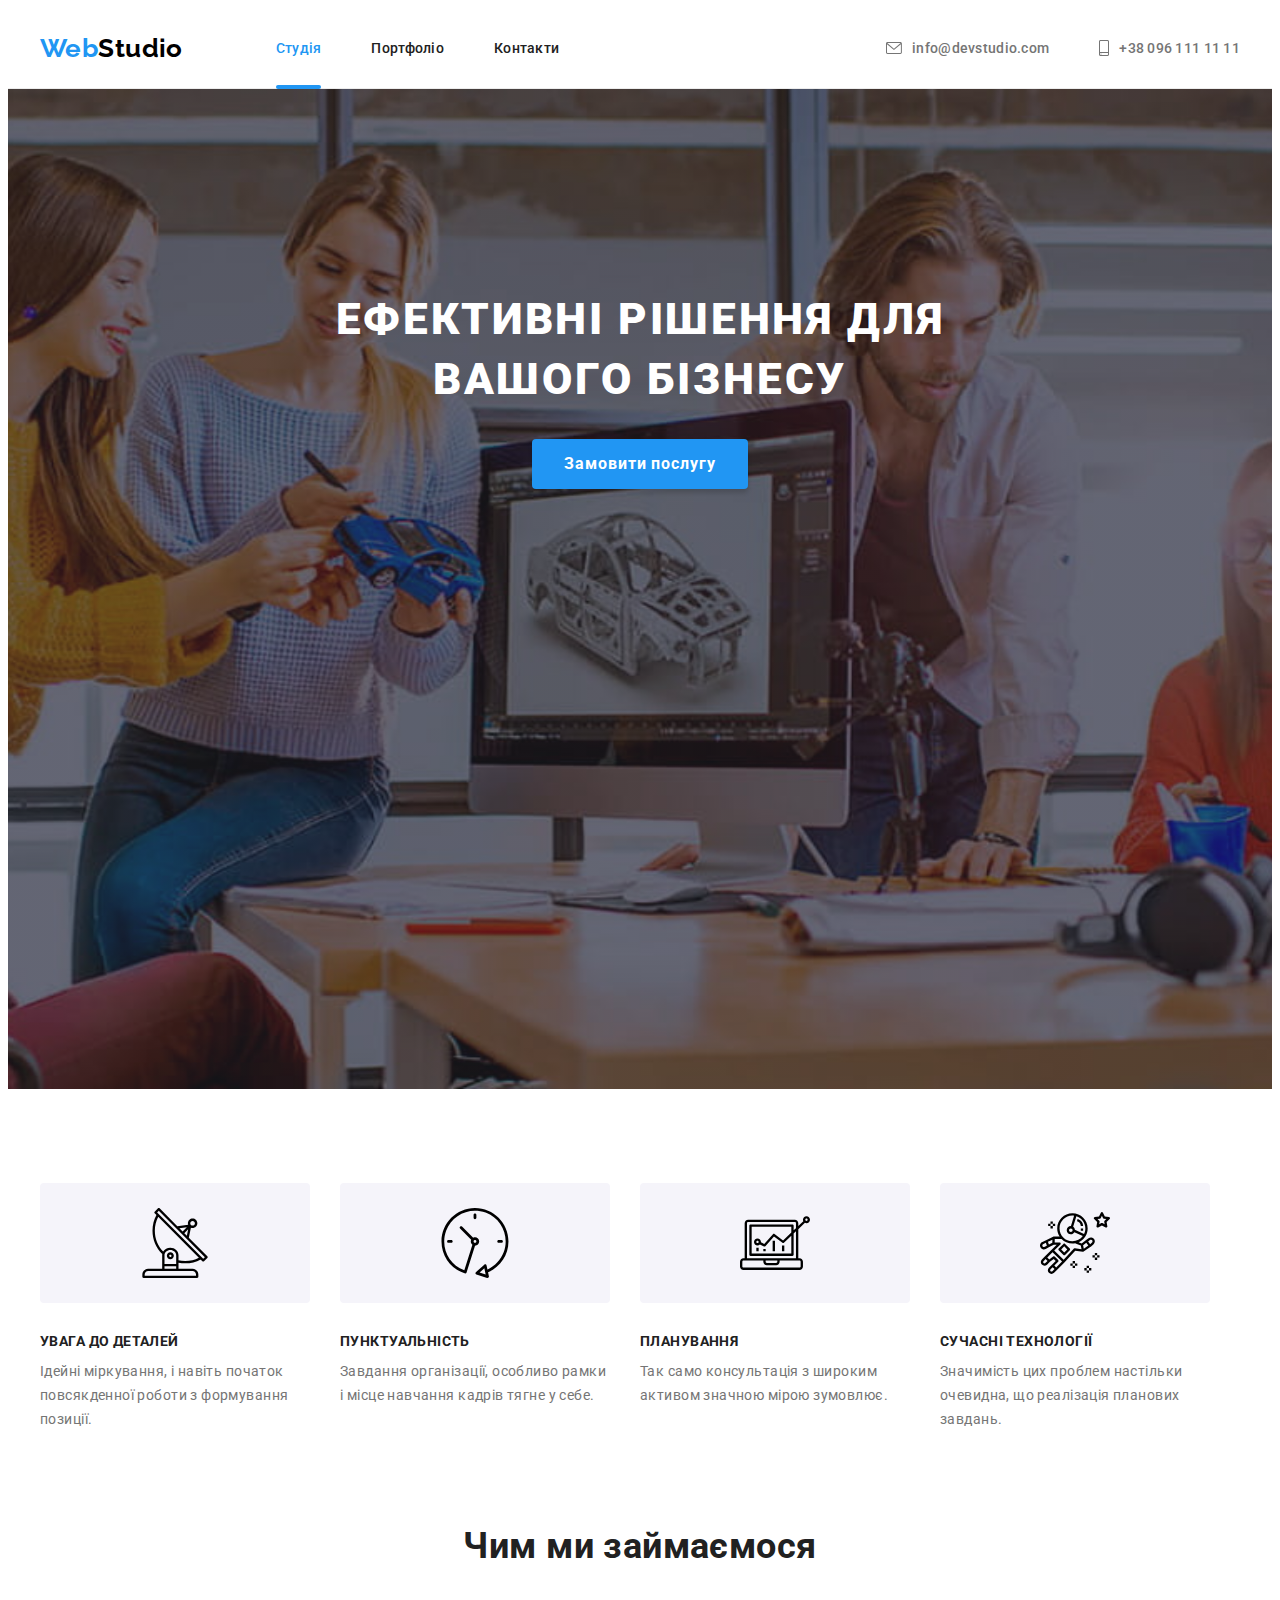
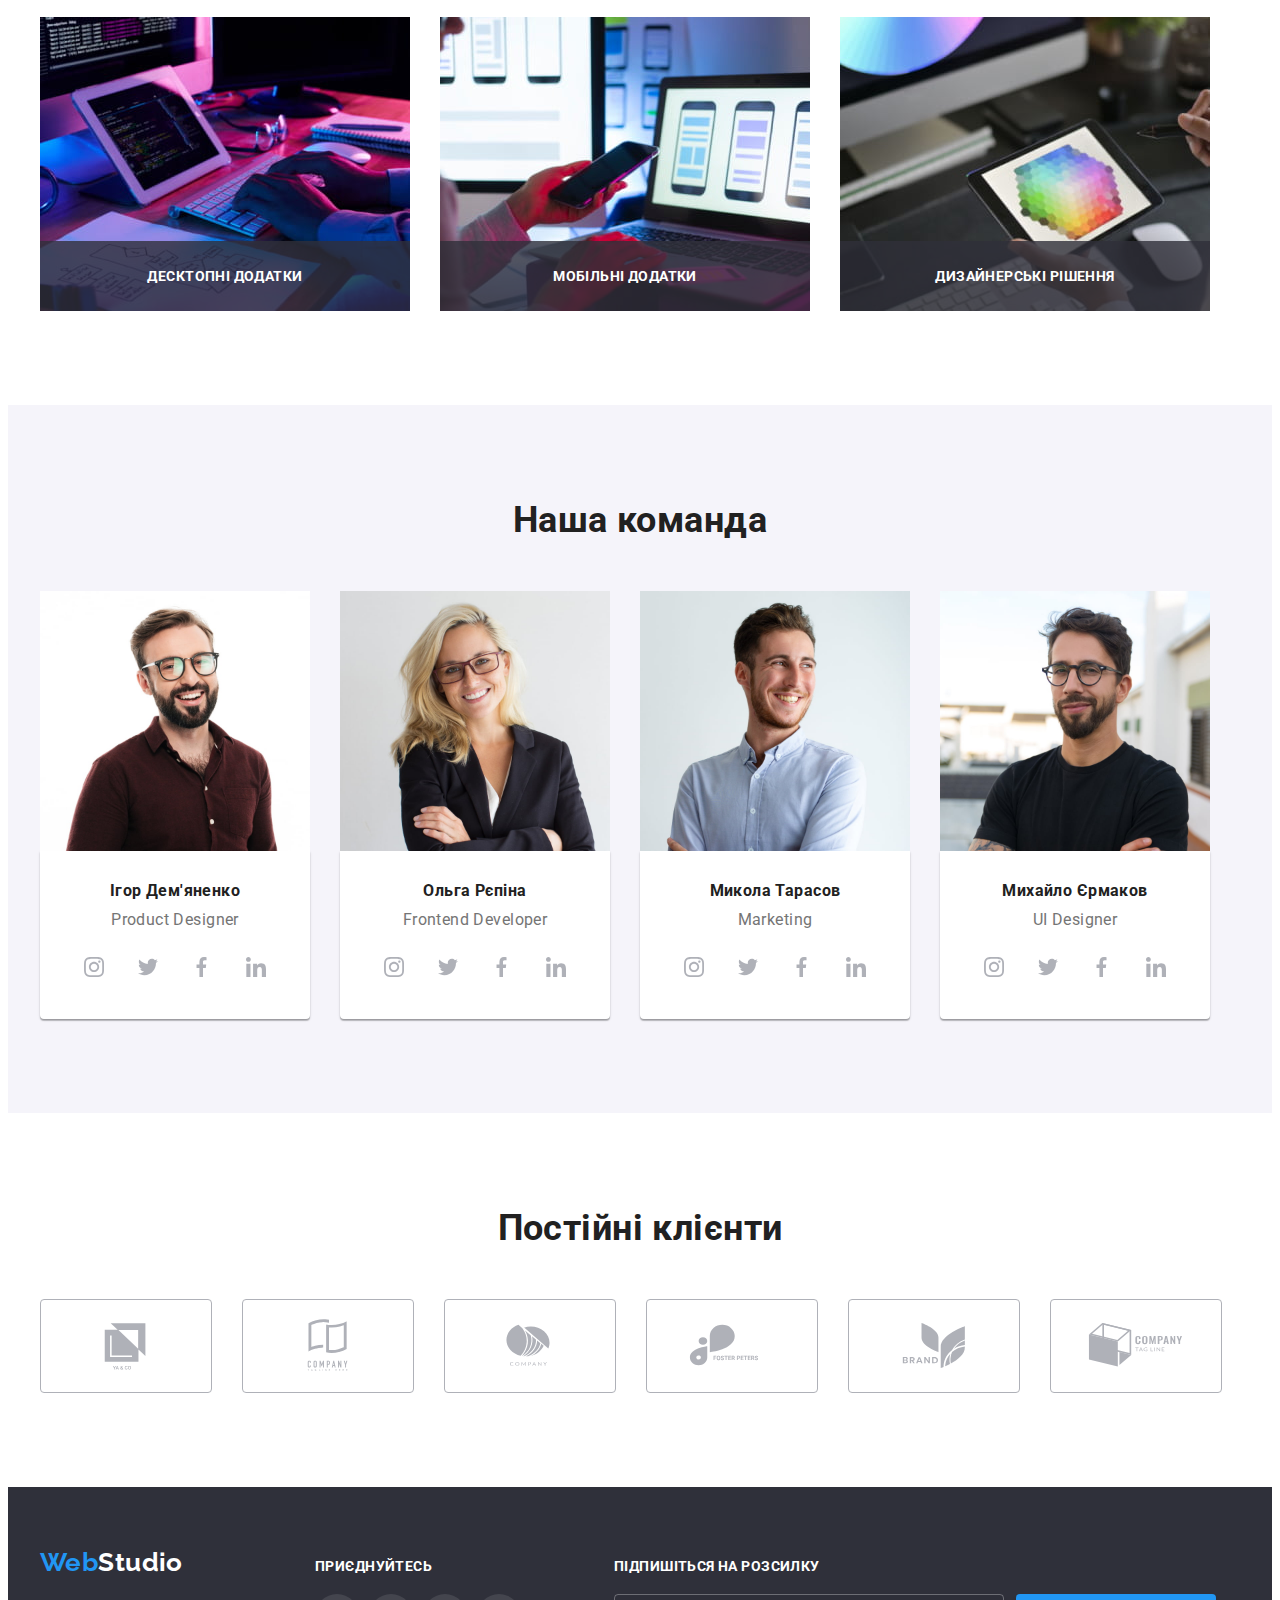
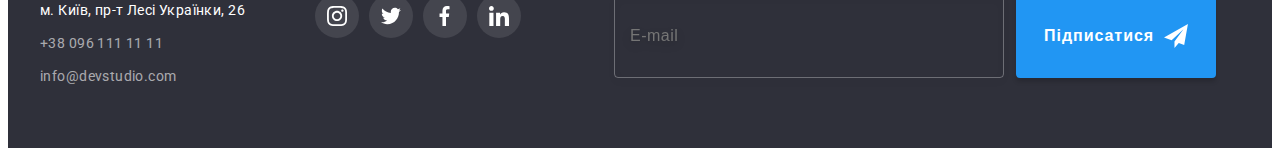
<file: index.html>
<!DOCTYPE html>
<html lang="uk">
  <head>
    <meta charset="UTF-8" />
    <meta http-equiv="X-UA-Compatible" content="IE=edge" />
    <meta name="viewport" content="width=device-width, initial-scale=1.0" />
    <title>Студія</title>
    <!-- Fonts -->
    <link rel="preconnect" href="https://fonts.googleapis.com" />
    <link rel="preconnect" href="https://fonts.gstatic.com" crossorigin />
    <link
      href="https://fonts.googleapis.com/css2?family=Raleway:wght@700&family=Roboto:wght@400;500;700;900&display=swap"
      rel="stylesheet"
    />
    <!-- Modern normalize -->
    <link
      rel="stylesheet"
      href="https://cdnjs.cloudflare.com/ajax/libs/modern-normalize/1.1.0/modern-normalize.min.css"
      integrity="sha512-wpPYUAdjBVSE4KJnH1VR1HeZfpl1ub8YT/NKx4PuQ5NmX2tKuGu6U/JRp5y+Y8XG2tV+wKQpNHVUX03MfMFn9Q=="
      crossorigin="anonymous"
      referrerpolicy="no-referrer"
    />

    <!-- Custom styles -->
    <link rel="stylesheet" href="./css/style.css" />
  </head>
  <body class="page">
    <!--Шапка-->
    <header class="header">
      <div class="container header-container">
        <nav class="main-nav">
          <a class="logo" href="/index.html"><span>Web</span>Studio</a>
          <ul class="header-list">
            <li class="header-item">
              <a class="header-link current" href="./index.html">Студія</a>
            </li>
            <li class="header-item">
              <a class="header-link" href="./portfolio.html">Портфоліо</a>
            </li>
            <li class="header-item"><a class="header-link" href="">Контакти</a></li>
          </ul>
        </nav>
        <ul class="contact-list">
          <li class="contact-item">
            <a class="contact-link-header" href="mailto:info@devstudio.com">
              <svg class="icons-contacts" width="16" height="12">
                <use href="./images/icons.svg#icon-envelope"></use>
              </svg>
              info@devstudio.com
            </a>
          </li>
          <li class="contact-item">
            <a class="contact-link-header" href="tel:+380961111111">
              <svg class="icons-contacts" width="10" height="16">
                <use href="./images/icons.svg#icon-smartphone"></use>
              </svg>
              +38 096 111 11 11
            </a>
          </li>
        </ul>
      </div>
    </header>
    <main>
      <!--Герой-->
      <section class="hero">
        <div class="hero-overlay">
          <h1 class="hero-title">Ефективні рішення для вашого бізнесу</h1>
          <button class="hero-btn" type="button" data-modal-open>Замовити послугу</button>
        </div>
      </section>

      <!-- Особливості -->
      <section class="features">
        <div class="container conteiner-features">
          <h2 hidden>Особливості</h2>
          <ul class="features-list">
            <li class="features-item">
              <div class="icons">
                <svg class="icons-antenna" width="70" height="70">
                  <use href="./images/icons.svg#icon-antenna"></use>
                </svg>
              </div>
              <h3 class="features-title">УВАГА ДО ДЕТАЛЕЙ</h3>
              <p class="features-sub-title">
                Ідейні міркування, і навіть початок повсякденної роботи з формування позиції.
              </p>
            </li>
            <li class="features-item">
              <div class="icons">
                <svg class="icons-block" width="70" height="70">
                  <use class="icons-clock" href="./images/icons.svg#icon-clock"></use>
                </svg>
              </div>
              <h3 class="features-title link">ПУНКТУАЛЬНІСТЬ</h3>
              <p class="features-sub-title">
                Завдання організації, особливо рамки і місце навчання кадрів тягне у себе.
              </p>
            </li>
            <li class="features-item">
              <div class="icons">
                <svg class="icons-block" width="70" height="70">
                  <use class="icons-diagram" href="./images/icons.svg#icon-diagram"></use>
                </svg>
              </div>
              <h3 class="features-title">ПЛАНУВАННЯ</h3>
              <p class="features-sub-title">
                Так само консультація з широким активом значною мірою зумовлює.
              </p>
            </li>
            <li class="features-item">
              <div class="icons">
                <svg class="icons-block" width="70" height="70">
                  <use class="icons-astronaut" href="./images/icons.svg#icon-astronaut"></use>
                </svg>
              </div>
              <h3 class="features-title">СУЧАСНІ ТЕХНОЛОГІЇ</h3>
              <p class="features-sub-title">
                Значимість цих проблем настільки очевидна, що реалізація планових завдань.
              </p>
            </li>
          </ul>
        </div>
      </section>
      <!--Чим ми займаємося-->
      <section class="group">
        <div class="container container-group">
          <h2 class="group-title">Чим ми займаємося</h2>
          <ul class="group-list">
            <li class="group-item">
              <div class="group-thumb">
                <img
                  class="group-img"
                  src="./images/box-1.jpg"
                  alt="Користувач пише код на комп'ютері"
                  width="370"
                  height="294"
                />
                <div class="group-overlay">
                  <p class="overlay-title">Десктопні додатки</p>
                </div>
              </div>
            </li>
            <li class="group-item">
              <div class="group-thumb">
                <img
                  class="group-img"
                  src="./images/box-2.jpg"
                  alt="Користувач синхронізує телефон з комп'ютером"
                  width="370"
                  height="294"
                />
                <div class="group-overlay">
                  <p class="overlay-title">Мобільні додатки</p>
                </div>
              </div>
            </li>
            <li class="group-item">
              <div class="group-thumb">
                <img
                  class="group-img"
                  src="./images/box-3.jpg"
                  alt="Користувач працює на графічному планшеті"
                  width="370"
                  height="294"
                />
                <div class="group-overlay">
                  <p class="overlay-title">Дизайнерські рішення</p>
                </div>
              </div>
            </li>
          </ul>
        </div>
      </section>
      <!--Наша Команда-->
      <section class="team">
        <div class="container container-team">
          <h2 class="team-title">Наша команда</h2>
          <ul class="team-list">
            <li class="team-item">
              <img
                class="team-img"
                src="./images/our-team/img.jpg"
                alt="Портрет продукт дизайнера"
                width="270"
                height="260"
              />
              <div class="team-wrap">
                <h3 class="team-sub-title">Ігор Дем'яненко</h3>
                <p class="team-subscr" lang="en">Product Designer</p>
                <ul class="socials-list">
                  <li class="socials-item">
                    <a
                      class="socials-link"
                      href="https://www.instagram.com"
                      target="_blank"
                      rel="noopener noreferrer"
                      aria-label="instagram"
                    >
                      <svg class="socials-icon" width="20" height="20">
                        <use href="images/icons.svg#icon-instagram"></use>
                      </svg>
                    </a>
                  </li>
                  <li class="socials-item">
                    <a
                      class="socials-link"
                      href="https://twitter.com"
                      target="_blank"
                      rel="noopener noreferrer"
                      aria-label="twitter"
                    >
                      <svg class="socials-icon" width="20" height="20">
                        <use href="images/icons.svg#icon-twitter"></use>
                      </svg>
                    </a>
                  </li>
                  <li class="socials-item">
                    <a
                      class="socials-link"
                      href="https://www.facebook.com"
                      target="_blank"
                      rel="noopener noreferrer"
                      aria-label="facebook"
                    >
                      <svg class="socials-icon" width="20" height="20">
                        <use href="images/icons.svg#icon-facebook"></use>
                      </svg>
                    </a>
                  </li>
                  <li class="socials-item">
                    <a
                      class="socials-link"
                      href="https://www.linkedin.com"
                      target="_blank"
                      rel="noopener noreferrer"
                      aria-label="linkedin"
                    >
                      <svg class="socials-icon" width="20" height="20">
                        <use href="images/icons.svg#icon-linkedin"></use>
                      </svg>
                    </a>
                  </li>
                </ul>
              </div>
            </li>
            <li class="team-item">
              <img
                class="team-img"
                src="./images/our-team/img-1.jpg"
                alt="Портрет фронт-енд девелопера"
                width="270"
                height="260"
              />
              <div class="team-wrap">
                <h3 class="team-sub-title">Ольга Рєпіна</h3>
                <p class="team-subscr" lang="en">Frontend Developer</p>
                <ul class="socials-list">
                  <li class="socials-item">
                    <a
                      class="socials-link"
                      href="https://www.instagram.com"
                      target="_blank"
                      rel="noopener noreferrer"
                      aria-label="instagram"
                    >
                      <svg class="socials-icon" width="20" height="20">
                        <use href="images/icons.svg#icon-instagram"></use>
                      </svg>
                    </a>
                  </li>
                  <li class="socials-item">
                    <a
                      class="socials-link"
                      href="https://twitter.com"
                      target="_blank"
                      rel="noopener noreferrer"
                      aria-label="twitter"
                    >
                      <svg class="socials-icon" width="20" height="20">
                        <use href="images/icons.svg#icon-twitter"></use>
                      </svg>
                    </a>
                  </li>
                  <li class="socials-item">
                    <a
                      class="socials-link"
                      href="https://www.facebook.com"
                      target="_blank"
                      rel="noopener noreferrer"
                      aria-label="facebook"
                    >
                      <svg class="socials-icon" width="20" height="20">
                        <use href="images/icons.svg#icon-facebook"></use>
                      </svg>
                    </a>
                  </li>
                  <li class="socials-item">
                    <a
                      class="socials-link"
                      href="https://www.linkedin.com"
                      target="_blank"
                      rel="noopener noreferrer"
                      aria-label="linkedin"
                    >
                      <svg class="socials-icon" width="20" height="20">
                        <use href="images/icons.svg#icon-linkedin"></use>
                      </svg>
                    </a>
                  </li>
                </ul>
              </div>
            </li>
            <li class="team-item">
              <img
                class="team-img"
                src="./images/our-team/img-2.jpg"
                alt="Портрет відповідаючого за маркетинг"
                width="270"
                height="260"
              />
              <div class="team-wrap">
                <h3 class="team-sub-title">Микола Тарасов</h3>
                <p class="team-subscr" lang="en">Marketing</p>
                <ul class="socials-list">
                  <li class="socials-item">
                    <a
                      class="socials-link"
                      href="https://www.instagram.com"
                      target="_blank"
                      rel="noopener noreferrer"
                      aria-label="instagram"
                    >
                      <svg class="socials-icon" width="20" height="20">
                        <use href="images/icons.svg#icon-instagram"></use>
                      </svg>
                    </a>
                  </li>
                  <li class="socials-item">
                    <a
                      class="socials-link"
                      href="https://twitter.com"
                      target="_blank"
                      rel="noopener noreferrer"
                      aria-label="twitter"
                    >
                      <svg class="socials-icon" width="20" height="20">
                        <use href="images/icons.svg#icon-twitter"></use>
                      </svg>
                    </a>
                  </li>
                  <li class="socials-item">
                    <a
                      class="socials-link"
                      href="https://www.facebook.com"
                      target="_blank"
                      rel="noopener noreferrer"
                      aria-label="facebook"
                    >
                      <svg class="socials-icon" width="20" height="20">
                        <use href="images/icons.svg#icon-facebook"></use>
                      </svg>
                    </a>
                  </li>
                  <li class="socials-item">
                    <a
                      class="socials-link"
                      href="https://www.linkedin.com"
                      target="_blank"
                      rel="noopener noreferrer"
                      aria-label="linkedin"
                    >
                      <svg class="socials-icon" width="20" height="20">
                        <use href="images/icons.svg#icon-linkedin"></use>
                      </svg>
                    </a>
                  </li>
                </ul>
              </div>
            </li>
            <li>
              <img
                class="team-img"
                src="./images/our-team/img-3.jpg"
                alt="Портрет дизайнера"
                width="270"
                height="260"
              />
              <div class="team-wrap">
                <h3 class="team-sub-title">Михайло Єрмаков</h3>
                <p class="team-subscr" lang="en">UI Designer</p>
                <ul class="socials-list">
                  <li class="socials-item">
                    <a
                      class="socials-link"
                      href="https://www.instagram.com"
                      target="_blank"
                      rel="noopener noreferrer"
                      aria-label="instagram"
                    >
                      <svg class="socials-icon" width="20" height="20">
                        <use href="images/icons.svg#icon-instagram"></use>
                      </svg>
                    </a>
                  </li>
                  <li class="socials-item">
                    <a
                      class="socials-link"
                      href="https://twitter.com"
                      target="_blank"
                      rel="noopener noreferrer"
                      aria-label="twitter"
                    >
                      <svg class="socials-icon" width="20" height="20">
                        <use href="images/icons.svg#icon-twitter"></use>
                      </svg>
                    </a>
                  </li>
                  <li class="socials-item">
                    <a
                      class="socials-link"
                      href="https://www.facebook.com"
                      target="_blank"
                      rel="noopener noreferrer"
                      aria-label="facebook"
                    >
                      <svg class="socials-icon" width="20" height="20">
                        <use href="images/icons.svg#icon-facebook"></use>
                      </svg>
                    </a>
                  </li>
                  <li class="socials-item">
                    <a
                      class="socials-link"
                      href="https://www.linkedin.com"
                      target="_blank"
                      rel="noopener noreferrer"
                      aria-label="linkedin"
                    >
                      <svg class="socials-icon" width="20" height="20">
                        <use href="images/icons.svg#icon-linkedin"></use>
                      </svg>
                    </a>
                  </li>
                </ul>
              </div>
            </li>
          </ul>
        </div>
      </section>
      <!--Regular customers-->
      <section class="customers">
        <div class="container conteiner-customers">
          <h2 class="customers-title">Постійні клієнти</h2>
          <ul class="customers-list">
            <li class="customers-item">
              <a class="customers-link" href="">
                <svg class="customers-icons" width="106" height="60">
                  <use href="./images/icons.svg#icon-client"></use>
                </svg>
              </a>
            </li>
            <li class="customers-item">
              <a class="customers-link" href="">
                <svg class="customers-icons" width="106" height="60">
                  <use href="./images/icons.svg#icon-client1"></use>
                </svg>
              </a>
            </li>
            <li class="customers-item">
              <a class="customers-link" href="">
                <svg class="customers-icons" width="106" height="60">
                  <use href="./images/icons.svg#icon-client2"></use>
                </svg>
              </a>
            </li>
            <li class="customers-item">
              <a class="customers-link" href="">
                <svg class="customers-icons" width="106" height="60">
                  <use href="./images/icons.svg#icon-client3"></use>
                </svg>
              </a>
            </li>
            <li class="customers-item">
              <a class="customers-link" href="">
                <svg class="customers-icons" width="106" height="60">
                  <use href="./images/icons.svg#icon-client4"></use>
                </svg>
              </a>
            </li>
            <li class="customers-item">
              <a class="customers-link" href="">
                <svg class="customers-icons" width="106" height="60">
                  <use href="./images/icons.svg#icon-client5"></use>
                </svg>
              </a>
            </li>
          </ul>
        </div>
      </section>
    </main>
    <!--Підвал-->
    <footer class="footer">
      <div class="container container-footer">
        <div class="footer-content">
          <div class="footer-inf">
            <a class="footer-logo" href="/index.html"><span>Web</span>Studio</a>
            <address class="footer-address">
              <ul class="footer-list">
                <li class="footer-item">
                  <a
                    class="footer-link"
                    href="https://goo.gl/maps/1h3G3i6Cxqydz3WaA"
                    target="_blank"
                    rel="noopener noreferrer "
                    >м. Київ, пр-т Лесі Українки, 26</a
                  >
                </li>
                <li class="footer-item">
                  <a class="contact-link" href="tel:+380961111111">+38 096 111 11 11</a>
                </li>
                <li class="footer-item">
                  <a class="contact-link" href="mailto:info@devstudio.com">info@devstudio.com</a>
                </li>
              </ul>
            </address>
          </div>
          <div class="socials-footer">
            <h2 class="socials-footer-title">Приєднуйтесь</h2>
            <ul class="socials-footer-list">
              <li class="socials-footer-item">
                <a
                  class="socials-footer-link"
                  href="https://www.instagram.com"
                  target="_blank"
                  rel="noopener noreferrer"
                  aria-label="instagram"
                >
                  <svg class="socials-footer-icon" width="20" height="20">
                    <use href="images/icons.svg#icon-instagram"></use>
                  </svg>
                </a>
              </li>
              <li class="socials-footer-item">
                <a
                  class="socials-footer-link"
                  href="https://twitter.com"
                  target="_blank"
                  rel="noopener noreferrer"
                  aria-label="twitter"
                >
                  <svg class="socials-footer-icon" width="20" height="20">
                    <use href="images/icons.svg#icon-twitter"></use>
                  </svg>
                </a>
              </li>
              <li class="socials-footer-item">
                <a
                  class="socials-footer-link"
                  href="https://www.facebook.com"
                  target="_blank"
                  rel="noopener noreferrer"
                  aria-label="facebook"
                >
                  <svg class="socials-footer-icon" width="20" height="20">
                    <use href="images/icons.svg#icon-facebook"></use>
                  </svg>
                </a>
              </li>
              <li class="socials-footer-item">
                <a
                  class="socials-footer-link"
                  href="https://www.linkedin.com"
                  target="_blank"
                  rel="noopener noreferrer"
                  aria-label="linkedin"
                >
                  <svg class="socials-footer-icon" width="20" height="20">
                    <use href="images/icons.svg#icon-linkedin"></use>
                  </svg>
                </a>
              </li>
            </ul>
          </div>
          <form class="footer-form"  autocomplete="off" novalidate>
            <label class="footer-form-label">Підпишіться на розсилку</label>
              <div class="footer-container-form">
              <input class="footer-form-input" type="email" name="mail" required minlength="3" placeholder="E-mail" />
            <button class="footer-form-btn" type="submit">
              <span class="footer-btn-title">Підписатися</span>
              <svg class="footer-form-icon" width="24" height="24">
                <use href="images/icons.svg#icon-send"></use>
              </svg>
            </button>
            </div>
             </form>
        </div>
      </div>
    </footer>
    <!-- Modal Window -->
    <div class="backdrop is-hidden" data-modal>
      <div class="modal">
        <button class="modal-btn" type="button" data-modal-close>
          <svg class="modal-close" width="18" height="18">
            <use href="images/icons.svg#icon-close"></use>
          </svg>
        </button>
         <form class="register-form" name="register-form" autocomplete="off">
          <strong class="register-form-title">Залиште свої дані, ми вам передзвонимо</strong>

          <div class="register-form-group" role="group">
            <label class="register-form-label">
              <span class="register-label-title">Ім'я</span>
              <input class="register-form-input" type="text" name="name" required minlength="3" />
              <svg class="register-form-icon" width="18" height="18">
                <use href="images/icons.svg#icon-person"></use>
              </svg>
            </label>

            <label class="register-form-label">
              <span class="register-label-title">Телефон</span>
              <input class="register-form-input" type="tel" name="tel" required minlength="11" maxlength="14" />
              <svg class="register-form-icon" width="18" height="18">
                <use href="images/icons.svg#icon-phone"></use>
              </svg>
            </label>

            <label class="register-form-label">
              <span class="register-label-title">Пошта</span>
              <input class="register-form-input" type="email" name="mail" required minlength="3"  />
              <svg class="register-form-icon" width="18" height="18">
                <use href="images/icons.svg#icon-email"></use>
              </svg>
            </label>

            <label class="register-form-field">
              <span class="register-label-title">Коментар</span>
              <textarea class="form-field-desc" name="comments" rows="5" placeholder="Введіть текст"></textarea>
            </label>
          </div>

          <label class="register-form-terms">
            <input class="register-terms-input visually-hidden"  type="checkbox" name="terms" />
            <svg class="register-terms-icon" width="16" height="15">
              <use class="icon-checked" href="images/icons.svg#icon-checked"></use>
              <use class="icon-unchecked" href="images/icons.svg#icon-unchecked"></use>
            </svg>
            <span class="terms-title">Погоджуюся з розсилкою та приймаю <a class="terms-link" href="" target="_blank">Умови договору</a></span>
          </label>

          <button class="register-btn" type="submit">Відправити</button>
        </form>
      </div>
    </div>
      </div>
    </div>

    <script src="./js/modal.js"></script>
  </body>
</html>
</file>
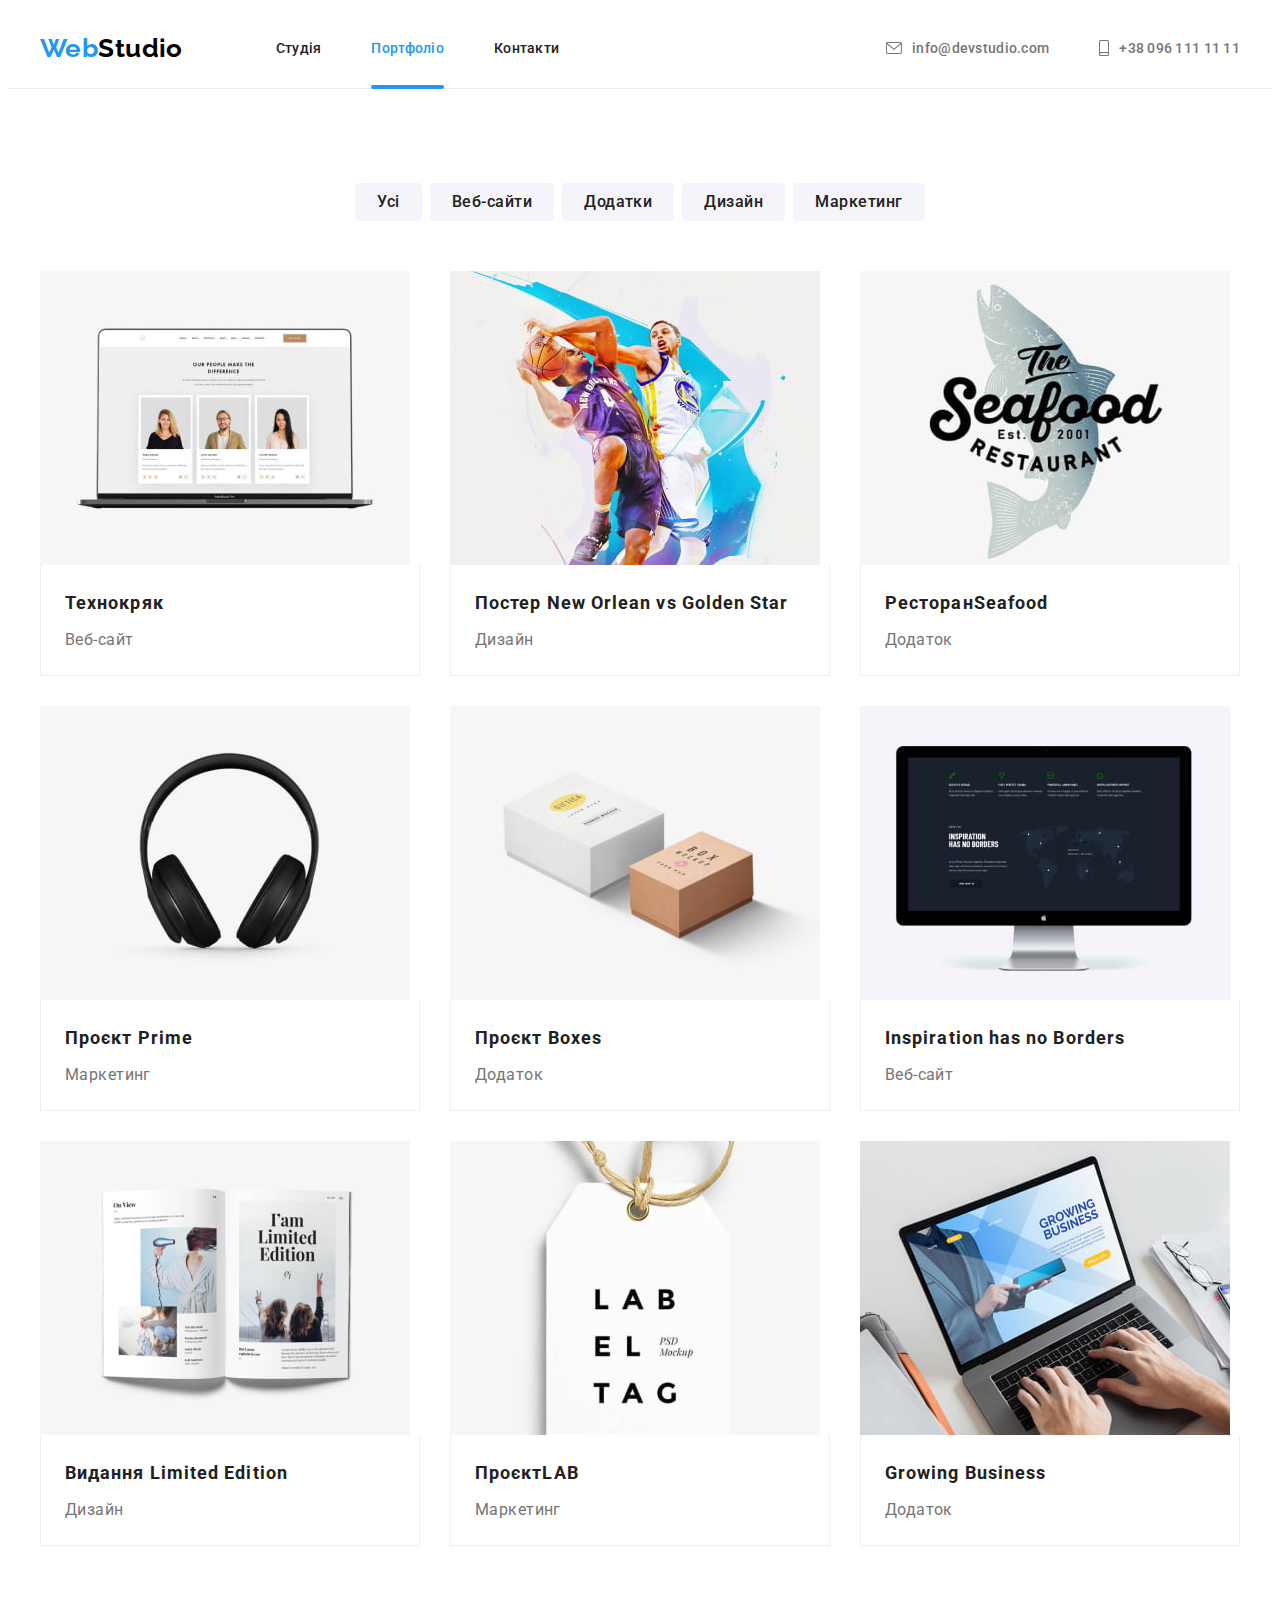
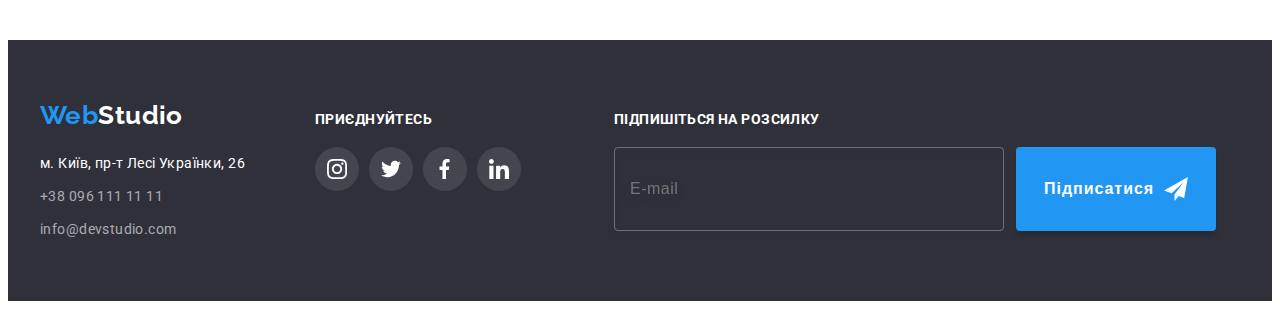
<file: portfolio.html>
<!DOCTYPE html>
<html lang="uk">
  <head>
    <meta charset="UTF-8" />
    <meta http-equiv="X-UA-Compatible" content="IE=edge" />
    <meta name="viewport" content="width=device-width, initial-scale=1.0" />
    <title>Студія</title>
    <!-- Fonts -->
    <link rel="preconnect" href="https://fonts.googleapis.com" />
    <link rel="preconnect" href="https://fonts.gstatic.com" crossorigin />
    <link
      href="https://fonts.googleapis.com/css2?family=Raleway:wght@700&family=Roboto:wght@400;500;700;900&display=swap"
      rel="stylesheet"
    />
    <!-- Modern normalize -->
    <link
      rel="stylesheet"
      href="https://cdnjs.cloudflare.com/ajax/libs/modern-normalize/1.1.0/modern-normalize.min.css"
      integrity="sha512-wpPYUAdjBVSE4KJnH1VR1HeZfpl1ub8YT/NKx4PuQ5NmX2tKuGu6U/JRp5y+Y8XG2tV+wKQpNHVUX03MfMFn9Q=="
      crossorigin="anonymous"
      referrerpolicy="no-referrer"
    />

    <!-- Custom styles -->
    <link rel="stylesheet" href="./css/style.css" />
  </head>
  <body class="page">
    <!--Шапка-->
    <header class="header">
      <div class="container header-container">
        <nav class="main-nav">
          <a class="logo" href="/index.html"><span>Web</span>Studio</a>
          <ul class="header-list">
            <li class="header-item">
              <a class="header-link" href="./index.html">Студія</a>
            </li>
            <li class="header-item">
              <a class="header-link current" href="./portfolio.html">Портфоліо</a>
            </li>
            <li class="header-item"><a class="header-link" href="">Контакти</a></li>
          </ul>
        </nav>
        <ul class="contact-list">
          <li class="contact-item">
            <a class="contact-link-header" href="mailto:info@devstudio.com">
              <svg class="icons-contacts" width="16" height="12">
                <use href="./images/icons.svg#icon-envelope"></use>
              </svg>
              info@devstudio.com
            </a>
          </li>
          <li class="contact-item">
            <a class="contact-link-header" href="tel:+380961111111">
              <svg class="icons-contacts" width="10" height="16">
                <use href="./images/icons.svg#icon-smartphone"></use>
              </svg>
              +38 096 111 11 11
            </a>
          </li>
        </ul>
      </div>
    </header>
    <main>
      <!-- Портфолио -->
      <section class="content">
        <div class="container container-content">
          <h1 hidden>Portfolio</h1>
          <ul class="content-items">
            <li class="content-list"><button class="content-button">Усі</button></li>
            <li class="content-list"><button class="content-button">Веб-сайти</button></li>
            <li class="content-list"><button class="content-button">Додатки</button></li>
            <li class="content-list"><button class="content-button">Дизайн</button></li>
            <li class="content-list"><button class="content-button">Маркетинг</button></li>
          </ul>
          <ul class="content-group">
            <li class="content-file">
              <a class="content-link" href="">
                <div class="img-wrap">
                  <img
                    class="content-img"
                    src="./images/portfolio/img.jpg"
                    alt="Зображення веб-сайту Технохряк на ноутбуці"
                    width="370"
                    height="294"
                  />
                  <div class="overlay">
                    <p class="overlay-desc">
                      Ресурс пропонує комплексні пропозиції з різним рівнем функціоналу та сервісів.
                      Все це дозволить відвідувачу отримати вичерпні відомості про компанію чи
                      приватну особу.
                    </p>
                  </div>
                </div>
                <div class="content-wrap">
                  <h2 class="content-title">Технокряк</h2>
                  <p class="content-subtitle">Веб-сайт</p>
                </div>
              </a>
            </li>
            <li class="content-file">
              <a class="content-link" href="">
                <div class="img-wrap">
                  <img
                    class="content-img"
                    src="./images/portfolio/img-1.jpg"
                    alt="Постер дизайну Новий Орлеан проти Золотих Зірок"
                    width="370"
                    height="294"
                  />
                  <div class="overlay">
                    <p class="overlay-desc">
                      Ресурс пропонує комплексні пропозиції з різним рівнем функціоналу та сервісів.
                      Все це дозволить відвідувачу отримати вичерпні відомості про компанію чи
                      приватну особу.
                    </p>
                  </div>
                </div>
                <div class="content-wrap">
                  <h2 class="content-title">
                    Постер<span lang="en"> New Orlean vs Golden Star</span>
                  </h2>
                  <p class="content-subtitle">Дизайн</p>
                </div>
              </a>
            </li>
            <li class="content-file">
              <a class="content-link" href="">
                <div class="img-wrap">
                  <img
                    class="content-img"
                    src="./images/portfolio/img-2.jpg"
                    alt="Зображення логотипу ресторану Морська їжа"
                    width="370"
                    height="294"
                  />
                  <div class="overlay">
                    <p class="overlay-desc">
                      Ресурс пропонує комплексні пропозиції з різним рівнем функціоналу та сервісів.
                      Все це дозволить відвідувачу отримати вичерпні відомості про компанію чи
                      приватну особу.
                    </p>
                  </div>
                </div>
                <div class="content-wrap">
                  <h2 class="content-title">Ресторан<span lang="en">Seafood</span></h2>
                  <p class="content-subtitle">Додаток</p>
                </div>
              </a>
            </li>
            <li class="content-file">
              <a class="content-link" href="">
                <div class="img-wrap">
                  <img
                    class="content-img"
                    src="./images/portfolio/img-3.jpg"
                    alt="Зображення навушників Проєкт Прайм"
                    width="370"
                    height="294"
                  />
                  <div class="overlay">
                    <p class="overlay-desc">
                      Ресурс пропонує комплексні пропозиції з різним рівнем функціоналу та сервісів.
                      Все це дозволить відвідувачу отримати вичерпні відомості про компанію чи
                      приватну особу.
                    </p>
                  </div>
                </div>
                <div class="content-wrap">
                  <h2 class="content-title">Проєкт <span lang="en">Prime</span></h2>
                  <p class="content-subtitle">Маркетинг</p>
                </div>
              </a>
            </li>
            <li class="content-file">
              <a class="content-link" href="">
                <div class="img-wrap">
                  <img
                    class="content-img"
                    src="./images/portfolio/img-4.jpg"
                    alt="Зображення двох коробок проєкт боксес"
                    width="370"
                    height="294"
                  />
                  <div class="overlay">
                    <p class="overlay-desc">
                      Ресурс пропонує комплексні пропозиції з різним рівнем функціоналу та сервісів.
                      Все це дозволить відвідувачу отримати вичерпні відомості про компанію чи
                      приватну особу.
                    </p>
                  </div>
                </div>
                <div class="content-wrap">
                  <h2 class="content-title">Проєкт <span lang="en">Boxes</span></h2>
                  <p class="content-subtitle">Додаток</p>
                </div>
              </a>
            </li>
            <li class="content-file">
              <a class="content-link" href="">
                <div class="img-wrap">
                  <img
                    class="content-img"
                    src="./images/portfolio/img-5.jpg"
                    alt="Сайту натхнення без кордонів на екрані комп'ютера"
                    width="370"
                    height="294"
                  />
                  <div class="overlay">
                    <p class="overlay-desc">
                      Ресурс пропонує комплексні пропозиції з різним рівнем функціоналу та сервісів.
                      Все це дозволить відвідувачу отримати вичерпні відомості про компанію чи
                      приватну особу.
                    </p>
                  </div>
                </div>
                <div class="content-wrap">
                  <h2 class="content-title"><span lang="en">Inspiration has no Borders</span></h2>
                  <p class="content-subtitle">Веб-сайт</p>
                </div>
              </a>
            </li>
            <li class="content-file">
              <a class="content-link" href="">
                <div class="img-wrap">
                  <img
                    class="content-img"
                    src="./images/portfolio/img-6.jpg"
                    alt="Дизайн паперового журналу"
                    width="370"
                    height="294"
                  />
                  <div class="overlay">
                    <p class="overlay-desc">
                      Ресурс пропонує комплексні пропозиції з різним рівнем функціоналу та сервісів.
                      Все це дозволить відвідувачу отримати вичерпні відомості про компанію чи
                      приватну особу.
                    </p>
                  </div>
                </div>
                <div class="content-wrap">
                  <h2 class="content-title">Видання <span lang="en">Limited Edition</span></h2>
                  <p class="content-subtitle">Дизайн</p>
                </div>
              </a>
            </li>
            <li class="content-file">
              <a class="content-link" href="">
                <div class="img-wrap">
                  <img
                    class="content-img"
                    src="./images/portfolio/img-7.jpg"
                    alt="Паперовий брелок проєкт лаб"
                    width="370"
                    height="294"
                  />
                  <div class="overlay">
                    <p class="overlay-desc">
                      Ресурс пропонує комплексні пропозиції з різним рівнем функціоналу та сервісів.
                      Все це дозволить відвідувачу отримати вичерпні відомості про компанію чи
                      приватну особу.
                    </p>
                  </div>
                </div>
                <div class="content-wrap">
                  <h2 class="content-title">Проєкт<span lang="en">LAB</span></h2>
                  <p class="content-subtitle">Маркетинг</p>
                </div>
              </a>
            </li>
            <li class="content-file">
              <a class="content-link" href="">
                <div class="img-wrap">
                  <img
                    class="content-img"
                    src="./images/portfolio/img-8.jpg"
                    alt="чоловік працює на ноутбуці"
                    width="370"
                    height="294"
                  />
                  <div class="overlay">
                    <p class="overlay-desc">
                      Ресурс пропонує комплексні пропозиції з різним рівнем функціоналу та сервісів.
                      Все це дозволить відвідувачу отримати вичерпні відомості про компанію чи
                      приватну особу.
                    </p>
                  </div>
                </div>
                <div class="content-wrap">
                  <h2 class="content-title"><span lang="en">Growing Business</span></h2>
                  <p class="content-subtitle">Додаток</p>
                </div>
              </a>
            </li>
          </ul>
        </div>
      </section>
    </main>
    <!--Підвал-->
    <footer class="footer">
      <div class="container container-footer">
        <div class="footer-content">
          <div class="footer-inf">
            <a class="footer-logo" href="/index.html"><span>Web</span>Studio</a>
            <address class="footer-address">
              <ul class="footer-list">
                <li class="footer-item">
                  <a
                    class="footer-link"
                    href="https://goo.gl/maps/1h3G3i6Cxqydz3WaA"
                    target="_blank"
                    rel="noopener noreferrer "
                    >м. Київ, пр-т Лесі Українки, 26</a
                  >
                </li>
                <li class="footer-item">
                  <a class="contact-link" href="tel:+380961111111">+38 096 111 11 11</a>
                </li>
                <li class="footer-item">
                  <a class="contact-link" href="mailto:info@devstudio.com">info@devstudio.com</a>
                </li>
              </ul>
            </address>
          </div>
          <div class="socials-footer">
            <h2 class="socials-footer-title">Приєднуйтесь</h2>
            <ul class="socials-footer-list">
              <li class="socials-footer-item">
                <a
                  class="socials-footer-link"
                  href="https://www.instagram.com"
                  target="_blank"
                  rel="noopener noreferrer"
                  aria-label="instagram"
                >
                  <svg class="socials-footer-icon" width="20" height="20">
                    <use href="images/icons.svg#icon-instagram"></use>
                  </svg>
                </a>
              </li>
              <li class="socials-footer-item">
                <a
                  class="socials-footer-link"
                  href="https://twitter.com"
                  target="_blank"
                  rel="noopener noreferrer"
                  aria-label="twitter"
                >
                  <svg class="socials-footer-icon" width="20" height="20">
                    <use href="images/icons.svg#icon-twitter"></use>
                  </svg>
                </a>
              </li>
              <li class="socials-footer-item">
                <a
                  class="socials-footer-link"
                  href="https://www.facebook.com"
                  target="_blank"
                  rel="noopener noreferrer"
                  aria-label="facebook"
                >
                  <svg class="socials-footer-icon" width="20" height="20">
                    <use href="images/icons.svg#icon-facebook"></use>
                  </svg>
                </a>
              </li>
              <li class="socials-footer-item">
                <a
                  class="socials-footer-link"
                  href="https://www.linkedin.com"
                  target="_blank"
                  rel="noopener noreferrer"
                  aria-label="linkedin"
                >
                  <svg class="socials-footer-icon" width="20" height="20">
                    <use href="images/icons.svg#icon-linkedin"></use>
                  </svg>
                </a>
              </li>
            </ul>
          </div>
          <form class="footer-form" autocomplete="off" novalidate>
            <label class="footer-form-label">Підпишіться на розсилку</label>
            <div class="footer-container-form">
              <input
                class="footer-form-input"
                type="email"
                name="mail"
                required
                minlength="3"
                placeholder="E-mail"
              />
              <button class="footer-form-btn" type="submit">
                <span class="footer-btn-title">Підписатися</span>
                <svg class="footer-form-icon" width="24" height="24">
                  <use href="images/icons.svg#icon-send"></use>
                </svg>
              </button>
            </div>
          </form>
        </div>
      </div>
    </footer>
  </body>
</html>
</file>
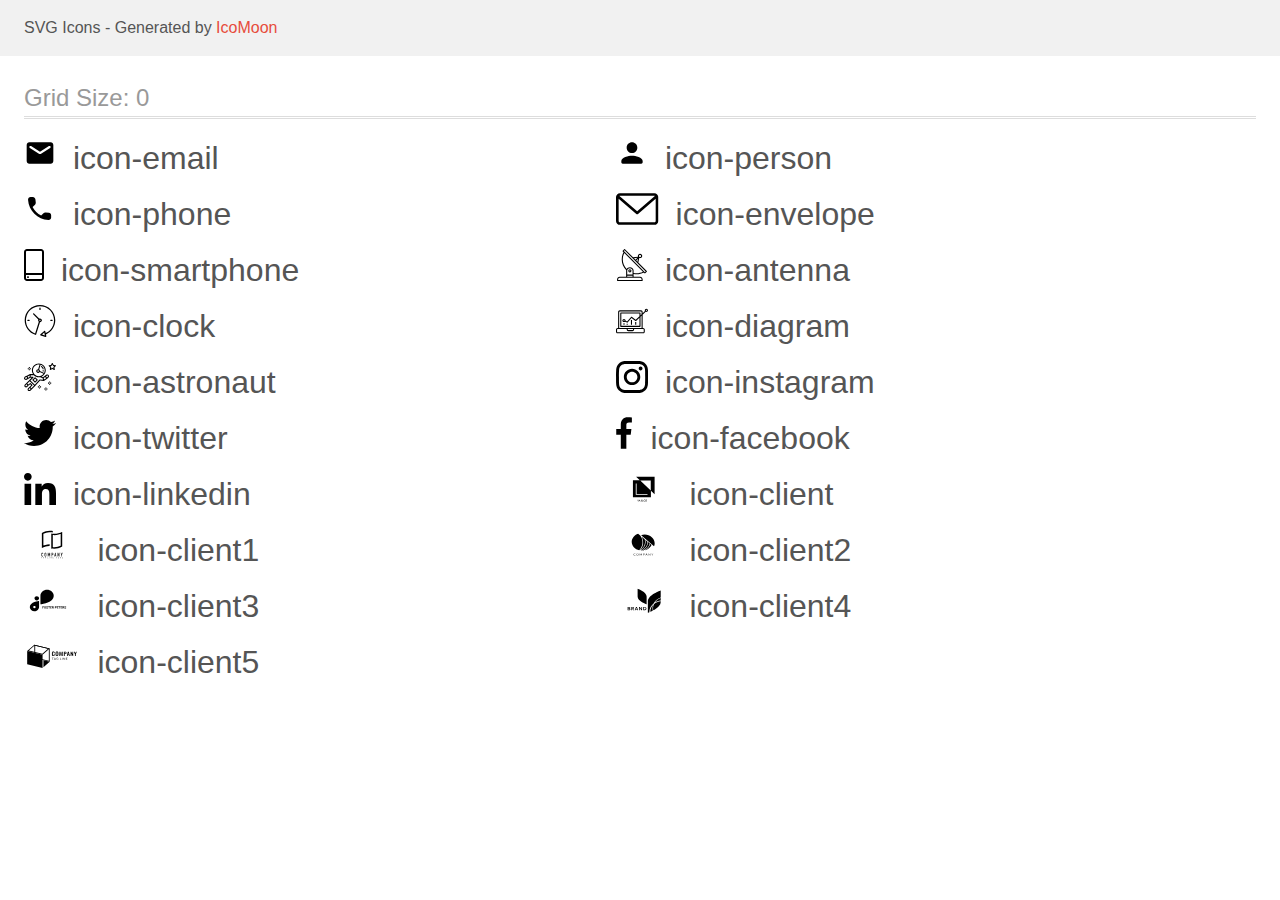
<file: images/icons/demo.html>
<!doctype html>
<html>
<head>
    <title>IcoMoon - SVG Icons</title>
    <meta charset="utf-8">
    <meta name="viewport" content="width=device-width, initial-scale=1">
    <link rel="stylesheet" href="demo-files/demo.css">
    <link rel="stylesheet" href="style.css">
</head>
<body>
<svg aria-hidden="true" style="position: absolute; width: 0; height: 0; overflow: hidden;" version="1.1" xmlns="http://www.w3.org/2000/svg" xmlns:xlink="http://www.w3.org/1999/xlink">
<defs>
<symbol id="icon-email" viewBox="0 0 32 32">
<path d="M26.667 5.333h-21.333c-1.467 0-2.652 1.2-2.652 2.667l-0.014 16c0 1.467 1.2 2.667 2.667 2.667h21.333c1.467 0 2.667-1.2 2.667-2.667v-16c0-1.467-1.2-2.667-2.667-2.667zM26.133 11.001l-9.426 5.892c-0.201 0.126-0.446 0.2-0.708 0.2s-0.506-0.075-0.713-0.204l0.006 0.003-9.426-5.892c-0.336-0.201-0.557-0.562-0.557-0.975 0-0.625 0.507-1.132 1.132-1.132 0.233 0 0.449 0.070 0.629 0.19l-0.004-0.003 8.933 5.586 8.933-5.588c0.176-0.118 0.392-0.188 0.624-0.188 0.625 0 1.132 0.507 1.132 1.132 0 0.413-0.221 0.775-0.552 0.972l-0.005 0.003z"></path>
</symbol>
<symbol id="icon-person" viewBox="0 0 32 32">
<path d="M16 16c2.946 0 5.333-2.388 5.333-5.333s-2.388-5.333-5.333-5.333v0c-2.946 0-5.333 2.388-5.333 5.333s2.388 5.333 5.333 5.333v0zM16 18.667c-3.561 0-10.667 1.787-10.667 5.333v1.333c0 0.732 0.599 1.333 1.333 1.333h18.667c0.732 0 1.333-0.601 1.333-1.333v-1.333c0-3.547-7.108-5.333-10.667-5.333z"></path>
</symbol>
<symbol id="icon-phone" viewBox="0 0 32 32">
<path d="M24.882 19.774l-3.268-0.373c-0.090-0.011-0.194-0.018-0.3-0.018-0.707 0-1.347 0.287-1.81 0.75l-2.368 2.368c-3.669-1.894-6.585-4.81-8.427-8.372l-0.051-0.108 2.382-2.377c0.463-0.463 0.75-1.103 0.75-1.81 0-0.106-0.006-0.21-0.019-0.312l0.001 0.012-0.373-3.243c-0.155-1.287-1.24-2.276-2.557-2.276-0.001 0-0.002 0-0.003 0h-2.226c-1.454 0-2.663 1.209-2.574 2.661 0.683 10.987 9.47 19.762 20.444 20.444 1.452 0.089 2.663-1.12 2.663-2.574v-2.226c0-0.004 0-0.008 0-0.012 0-1.308-0.985-2.386-2.253-2.532l-0.012-0.001z"></path>
</symbol>
<symbol id="icon-envelope" viewBox="0 0 43 32">
<path d="M38.667 0h-34.667c-2.205 0-4 1.795-4 4v24c0 2.205 1.795 4 4 4h34.667c2.205 0 4-1.795 4-4v-24c0-2.205-1.795-4-4-4zM38.667 2.667c0.181 0 0.355 0.037 0.512 0.104l-17.845 15.467-17.845-15.467c0.151-0.065 0.327-0.104 0.512-0.104h34.667zM38.667 29.333h-34.667c-0.736 0-1.333-0.597-1.333-1.333v0-22.413l17.792 15.421c0.233 0.203 0.539 0.327 0.875 0.327s0.642-0.124 0.876-0.328l-0.002 0.001 17.792-15.421v22.413c0 0.736-0.597 1.333-1.333 1.333v0z"></path>
</symbol>
<symbol id="icon-smartphone" viewBox="0 0 20 32">
<path d="M17 0h-14c-1.654 0-3 1.346-3 3v26c0 1.654 1.346 3 3 3h14c1.654 0 3-1.346 3-3v-26c0-1.654-1.346-3-3-3zM3 2h14c0.552 0 1 0.448 1 1v0 21h-16v-21c0-0.552 0.448-1 1-1v0zM17 30h-14c-0.552 0-1-0.448-1-1v0-3h16v3c0 0.552-0.448 1-1 1v0z"></path>
<path d="M4.708 27.478c0.18 0.163 0.293 0.399 0.293 0.66s-0.113 0.497-0.292 0.659l-0.001 0.001c-0.186 0.17-0.435 0.275-0.708 0.275s-0.522-0.104-0.709-0.275l0.001 0.001c-0.18-0.163-0.293-0.399-0.293-0.66s0.113-0.497 0.292-0.659l0.001-0.001c0.186-0.17 0.435-0.275 0.708-0.275s0.522 0.104 0.709 0.275l-0.001-0.001z"></path>
</symbol>
<symbol id="icon-antenna" viewBox="0 0 32 32">
<path d="M30.773 22.098l-8.443-8.505 0.937-4.616c0.225 0.090 0.485 0.144 0.758 0.146h0.007c0.008 0 0.017 0 0.026 0 1.192 0 2.159-0.967 2.159-2.159s-0.967-2.159-2.159-2.159c-1.192 0-2.159 0.967-2.159 2.159 0 0.259 0.046 0.508 0.13 0.739l-0.005-0.015-4.96 0.606-8.091-8.133c-0.096-0.098-0.229-0.159-0.376-0.16h-0c-0.14 0.001-0.274 0.057-0.373 0.155l-1.512 1.504c-0.096 0.097-0.156 0.23-0.156 0.377s0.060 0.281 0.156 0.377v0l0.814 0.825c-1.143 2.062-1.816 4.522-1.816 7.139 0 4.106 1.656 7.824 4.336 10.525l-0.001-0.001c0.043 0.041 0.092 0.074 0.146 0.097-0.032 0.164-0.051 0.353-0.052 0.546v6.188h-6.4c-1.472 0.001-2.666 1.194-2.667 2.666v1.067c0 0.295 0.239 0.534 0.534 0.534h24.534c0.294 0 0.533-0.239 0.533-0.534v-1.067c-0.002-1.472-1.195-2.665-2.666-2.666h-6.4v-2.742c1.003 0.21 2.024 0.317 3.049 0.32 2.58-0.003 5.005-0.663 7.117-1.822l-0.077 0.039 0.818 0.823c0.099 0.101 0.235 0.159 0.376 0.16 0.14-0.001 0.274-0.057 0.373-0.155l1.512-1.504c0.096-0.097 0.156-0.23 0.156-0.377s-0.060-0.281-0.156-0.377v0zM23.28 6.233c0.193-0.192 0.459-0.31 0.752-0.31 0.589 0 1.067 0.478 1.067 1.066s-0.477 1.066-1.067 1.066c-0 0-0 0-0 0h-0.004c-0.587-0.003-1.061-0.479-1.061-1.066 0-0.295 0.12-0.563 0.314-0.756l0-0h-0.002zM22.024 9.737l-0.598 2.946-1.175-1.183 1.774-1.763zM21.419 8.835l-1.92 1.909-1.486-1.493 3.406-0.416zM24.004 28.8c0.884 0 1.6 0.716 1.6 1.6v0 0.534h-23.466v-0.534c0-0.884 0.716-1.6 1.6-1.6v0h20.267zM16.538 26.666v1.067h-5.334v-1.067h5.334zM11.204 25.6v-4.053c0-1.294 1.196-2.346 2.667-2.346s2.667 1.053 2.667 2.346v4.053h-5.334zM17.604 23.904v-2.357c0-1.882-1.675-3.413-3.733-3.413-0.017-0-0.038-0-0.058-0-1.353 0-2.54 0.707-3.213 1.771l-0.009 0.016c-2.36-2.482-3.812-5.846-3.812-9.55 0-2.314 0.567-4.496 1.569-6.414l-0.036 0.077 18.602 18.709c-1.823 0.947-3.979 1.502-6.266 1.502-1.079 0-2.128-0.124-3.136-0.357l0.093 0.018zM28.893 23.22l-21.057-21.181 0.754-0.752 7.935 7.98c0.004 0 0.006 0.007 0.010 0.010l13.114 13.191-0.757 0.752z"></path>
<path d="M13.876 20.267h-0.005c-0.001 0-0.002 0-0.002 0-0.884 0-1.6 0.716-1.6 1.6s0.715 1.599 1.597 1.6h0.005c0.001 0 0.001 0 0.002 0 0.884 0 1.6-0.716 1.6-1.6s-0.715-1.599-1.598-1.6h-0zM14.249 22.245c-0.096 0.096-0.229 0.155-0.376 0.155-0.295 0-0.534-0.239-0.534-0.534s0.238-0.533 0.532-0.533h0c0.293 0.001 0.531 0.239 0.531 0.533 0 0.148-0.060 0.282-0.157 0.378l-0 0h0.005z"></path>
</symbol>
<symbol id="icon-clock" viewBox="0 0 32 32">
<path d="M31.296 15.301c-0.001-8.452-6.855-15.303-15.308-15.301s-15.303 6.855-15.301 15.308c0.002 6.788 4.422 12.543 10.541 14.545l0.108 0.031c0.061 0.019 0.123 0.029 0.187 0.029 0.12 0 0.238-0.032 0.342-0.094 0.135-0.080 0.236-0.207 0.283-0.357l3.865-12.25c1.054-0.004 1.906-0.859 1.906-1.913 0-1.056-0.856-1.913-1.913-1.913-0.303 0-0.59 0.071-0.845 0.196l0.011-0.005-5.106-5.107c-0.114-0.11-0.271-0.179-0.443-0.179-0.352 0-0.638 0.286-0.638 0.638 0 0.172 0.068 0.328 0.179 0.443l-0-0 5.103 5.109c-0.121 0.241-0.191 0.525-0.191 0.826 0 0.602 0.283 1.137 0.723 1.48l0.004 0.003-3.682 11.673c-7.278-2.681-11.004-10.754-8.324-18.032s10.754-11.004 18.032-8.323c7.278 2.681 11.004 10.754 8.323 18.032-1.345 3.581-4.003 6.406-7.374 7.938l-0.088 0.036-0.398-1.874c-0.063-0.291-0.318-0.506-0.624-0.506-0.164 0-0.313 0.062-0.426 0.163l0.001-0.001-3.837 3.426c-0.132 0.117-0.214 0.287-0.214 0.477 0 0.283 0.185 0.524 0.441 0.606l0.005 0.001 4.899 1.563c0.058 0.020 0.126 0.031 0.196 0.031 0.352 0 0.637-0.285 0.637-0.637 0-0.047-0.005-0.093-0.015-0.138l0.001 0.004-0.391-1.839c5.528-2.374 9.329-7.772 9.329-14.057 0-0.011 0-0.023-0-0.034v0.002zM15.992 14.664c0.352 0 0.638 0.286 0.638 0.638s-0.285 0.638-0.638 0.638v0c-0.352 0-0.638-0.286-0.638-0.638s0.286-0.638 0.638-0.638v0zM18.092 29.528l2.184-1.948 0.603 2.84-2.787-0.892z"></path>
<path d="M15.354 3.185v1.275c0 0.352 0.286 0.638 0.638 0.638s0.638-0.285 0.638-0.638v0-1.275c0-0.352-0.285-0.638-0.638-0.638s-0.638 0.285-0.638 0.638v0zM3.876 14.664c-0.352 0-0.638 0.286-0.638 0.638s0.285 0.638 0.638 0.638h1.275c0.352 0 0.638-0.286 0.638-0.638s-0.285-0.638-0.638-0.638h-1.275zM28.108 15.939c0.352 0 0.638-0.286 0.638-0.638s-0.285-0.638-0.638-0.638h-1.275c-0.352 0-0.638 0.286-0.638 0.638s0.285 0.638 0.638 0.638h1.275z"></path>
</symbol>
<symbol id="icon-diagram" viewBox="0 0 32 32">
<path d="M14.926 14.965h1.066v4.798h-1.066v-4.798zM19.19 17.097h1.066v2.665h-1.066v-2.665zM10.661 18.696h1.066v1.066h-1.066v-1.066zM7.463 18.163h1.066v1.599h-1.066v-1.599z"></path>
<path d="M1.599 28.291h25.586c0 0 0 0 0 0 0.883 0 1.599-0.716 1.599-1.599v0-2.132c0-0.883-0.716-1.599-1.599-1.599v0h-0.533v-13.294l3.028-2.868c0.207 0.104 0.452 0.166 0.711 0.166 0.888 0 1.608-0.72 1.608-1.608s-0.72-1.608-1.608-1.608c-0.888 0-1.608 0.72-1.608 1.608 0 0.247 0.056 0.481 0.155 0.69l-0.004-0.010-2.281 2.162v-1.23c0-0.883-0.716-1.599-1.599-1.599v0h-21.323c-0.883 0-1.599 0.716-1.599 1.599v0 15.992h-0.533c-0.883 0-1.599 0.716-1.599 1.599v0 2.132c0 0.883 0.716 1.599 1.599 1.599v0zM30.384 4.837c0.294 0 0.533 0.239 0.533 0.533s-0.239 0.533-0.533 0.533v0c-0.294 0-0.533-0.239-0.533-0.533s0.239-0.533 0.533-0.533v0zM3.198 6.969c0-0.294 0.239-0.533 0.533-0.533h21.323c0.294 0 0.533 0.239 0.533 0.533v2.239l-1.066 1.013v-2.185c0-0.295-0.239-0.534-0.534-0.534h-19.189c-0.294 0-0.534 0.239-0.534 0.533v13.327c0 0.294 0.239 0.533 0.534 0.533h19.189c0.295 0 0.534-0.239 0.534-0.533v-9.675l1.066-1.010v12.283h-22.389v-15.991zM7.996 13.899c-0.001 0-0.003 0-0.005 0-0.883 0-1.599 0.716-1.599 1.599s0.716 1.599 1.599 1.599c0.432 0 0.824-0.172 1.112-0.45l-0 0 1.853 0.93c0.215 0.107 0.476 0.057 0.636-0.122l3.939-4.432 3.872 2.902c0.208 0.155 0.498 0.139 0.686-0.039l3.365-3.188v8.131h-18.123v-12.261h18.123v2.661l-3.771 3.572-3.904-2.927c-0.088-0.067-0.2-0.107-0.32-0.107-0.158 0-0.3 0.069-0.398 0.178l-0 0.001-3.993 4.493-1.493-0.746c0.011-0.064 0.017-0.128 0.020-0.193 0-0.883-0.716-1.599-1.599-1.599v0zM8.529 15.498c0 0.294-0.239 0.533-0.533 0.533s-0.533-0.239-0.533-0.533v0c0-0.294 0.239-0.533 0.533-0.533s0.533 0.239 0.533 0.533v0zM11.727 24.026h5.33v0.533c0 0.294-0.238 0.533-0.533 0.533h-4.265c-0.294 0-0.533-0.239-0.533-0.533v0-0.533zM1.067 24.56c0-0.294 0.238-0.533 0.533-0.533h9.062v0.533c0 0.883 0.716 1.599 1.599 1.599v0h4.265c0.883 0 1.599-0.716 1.599-1.599v0-0.533h9.062c0.294 0 0.533 0.239 0.533 0.533v2.132c0 0.294-0.239 0.533-0.533 0.533h-25.586c-0 0-0 0-0 0-0.294 0-0.533-0.239-0.533-0.533 0 0 0 0 0 0v0-2.132z"></path>
</symbol>
<symbol id="icon-astronaut" viewBox="0 0 32 32">
<path d="M31.974 4.524c-0.064-0.191-0.227-0.332-0.427-0.362l-0.003-0-1.911-0.278-0.855-1.731c-0.179-0.365-0.777-0.365-0.956 0l-0.855 1.731-1.911 0.278c-0.26 0.039-0.457 0.26-0.457 0.528 0 0.15 0.062 0.285 0.161 0.382l1.383 1.348-0.326 1.903c-0.034 0.2 0.048 0.402 0.212 0.522 0.166 0.12 0.383 0.135 0.562 0.040l1.709-0.899 1.709 0.899c0.072 0.038 0.157 0.061 0.247 0.061 0.295 0 0.534-0.239 0.534-0.534 0-0.031-0.003-0.062-0.008-0.092l0 0.003-0.326-1.903 1.383-1.348c0.099-0.097 0.161-0.233 0.161-0.382 0-0.059-0.009-0.115-0.027-0.168l0.001 0.004zM29.511 5.851c-0.126 0.122-0.183 0.299-0.153 0.472l0.191 1.114-1-0.526c-0.072-0.039-0.158-0.062-0.249-0.062s-0.177 0.023-0.252 0.063l0.003-0.001-1 0.526 0.191-1.114c0.005-0.027 0.008-0.059 0.008-0.091 0-0.149-0.061-0.285-0.16-0.381l-0-0-0.811-0.79 1.119-0.162c0.174-0.025 0.324-0.134 0.402-0.292l0.5-1.013 0.5 1.013c0.078 0.158 0.228 0.267 0.402 0.292l1.119 0.162-0.809 0.79zM26.134 20.522h-1.067v1.067h1.067v-1.067zM26.134 22.656h-1.067v1.066h1.067v-1.066zM27.2 21.589h-1.067v1.067h1.067v-1.067zM25.067 21.589h-1.067v1.067h1.067v-1.067zM22.4 26.389h-1.067v1.067h1.067v-1.067zM22.4 28.523h-1.067v1.067h1.067v-1.067zM23.467 27.456h-1.067v1.067h1.067v-1.067zM21.334 27.456h-1.067v1.067h1.067v-1.067zM16 24.256h-1.066v1.067h1.066v-1.067zM16 26.389h-1.066v1.067h1.066v-1.067zM17.067 25.322h-1.067v1.067h1.067v-1.067zM14.934 25.322h-1.067v1.067h1.067v-1.067zM5.867 6.122h-1.066v1.066h1.066v-1.066zM5.867 8.256h-1.066v1.066h1.066v-1.066zM6.933 7.189h-1.067v1.067h1.066v-1.067zM4.8 7.189h-1.067v1.067h1.067v-1.067z"></path>
<path d="M24.715 14.16c-0.28-0.376-0.699-0.636-1.179-0.703l-0.009-0.001c-0.076-0.012-0.164-0.018-0.254-0.018-0.411 0-0.789 0.139-1.090 0.373l0.004-0.003-1.253 0.96-1.898 1.417-1.358-0.541c2.421-1.086 4.113-3.508 4.113-6.32 0-3.823-3.122-6.934-6.961-6.934s-6.961 3.11-6.961 6.934c0 1.386 0.415 2.674 1.12 3.759l-2.768-0.024c-0.009 0-0.016 0.005-0.023 0.005-0.057 0.003-0.11 0.014-0.159 0.033l0.004-0.001c-0.013 0.005-0.026 0.007-0.038 0.013-0.006 0.003-0.013 0.003-0.019 0.006l-3.233 1.596c-0 0-0.001 0-0.001 0.001l-1.893 0.91c-0.024 0.011-0.045 0.023-0.065 0.036l0.001-0.001c-0.482 0.324-0.795 0.867-0.795 1.483 0 0.297 0.073 0.577 0.201 0.823l-0.005-0.010c0.22 0.424 0.592 0.742 1.043 0.885l0.013 0.003c0.161 0.053 0.345 0.083 0.537 0.083 0.308 0 0.598-0.078 0.851-0.216l-0.009 0.005 1.388-0.738 2.264-1.169 1.357-0.008-5.442 5.415c0 0.001-0.001 0.001-0.001 0.001l-1.339 1.333c-0.303 0.299-0.491 0.714-0.491 1.173 0 0.002 0 0.003 0 0.005v-0c0.002 0.919 0.748 1.664 1.667 1.664 0.001 0 0.002 0 0.002 0h-0c0.428 0 0.854-0.162 1.18-0.485l1.314-1.309 1.741-1.3 0.901 0.897-3.102 3.088c-0.303 0.299-0.491 0.714-0.491 1.173 0 0.001 0 0.003 0 0.004v-0c0 0.445 0.174 0.864 0.49 1.179 0.302 0.3 0.717 0.485 1.176 0.485 0.001 0 0.002 0 0.003 0h-0c0.427 0 0.855-0.162 1.18-0.485l4.488-4.472c0.007-0.006 0.016-0.009 0.022-0.016l5.166-5.658 3.471 0.494c0.025 0.004 0.050 0.006 0.075 0.006 0.064 0 0.127-0.016 0.187-0.038 0.017-0.006 0.032-0.015 0.049-0.023 0.019-0.010 0.039-0.015 0.058-0.027l3.213-2.133c0.012-0.008 0.018-0.021 0.029-0.030 0.013-0.010 0.029-0.014 0.041-0.026l1.271-1.191c0.348-0.326 0.564-0.787 0.564-1.3 0-0.4-0.132-0.769-0.355-1.066l0.003 0.005zM2.13 17.77c-0.098 0.054-0.215 0.086-0.34 0.086-0.078 0-0.153-0.013-0.224-0.036l0.005 0.001c-0.294-0.093-0.504-0.364-0.504-0.683 0-0.235 0.114-0.444 0.289-0.575l0.002-0.001 1.314-0.632 0.316 0.924 0.133 0.389-0.992 0.527zM5.627 15.942l-1.548 0.8-0.255-0.746-0.184-0.537 2.027-1.001-0.040 1.484zM20.727 9.322c0 0.918-0.219 1.785-0.599 2.56l-4.181-1.899c-0.044-0.575-0.342-1.072-0.782-1.384l-0.006-0.004 1.464-4.861c2.377 0.757 4.104 2.975 4.104 5.588zM8.938 9.322c0-3.235 2.644-5.867 5.894-5.867 0.253 0 0.5 0.022 0.745 0.053l-1.432 4.753c-0.019 0-0.037-0.006-0.057-0.006-0 0-0.001 0-0.001 0-1.032 0-1.869 0.835-1.872 1.867v0c0.003 1.031 0.84 1.867 1.872 1.867 0 0 0 0 0.001 0h-0c0.695 0 1.295-0.383 1.618-0.944l3.863 1.755c-1.075 1.447-2.795 2.39-4.737 2.39-3.25 0-5.894-2.632-5.894-5.867zM14.895 10.122c0 0.441-0.362 0.8-0.806 0.8-0 0-0.001 0-0.001 0-0.443 0-0.802-0.358-0.804-0.8v-0c0-0.441 0.361-0.8 0.806-0.8s0.806 0.359 0.806 0.8zM2.464 25.146c-0.11 0.109-0.261 0.176-0.428 0.176s-0.317-0.067-0.427-0.175l0 0c-0.109-0.108-0.176-0.257-0.176-0.422s0.067-0.314 0.176-0.422l0-0 0.962-0.959 0.852 0.848-0.959 0.954zM5.678 28.88c-0.11 0.109-0.261 0.176-0.428 0.176s-0.317-0.067-0.427-0.175l0 0c-0.109-0.108-0.176-0.257-0.176-0.422s0.067-0.314 0.176-0.422l0-0 0.963-0.959 0.852 0.848-0.96 0.955zM9.16 25.411l-0.001 0.001-1.765 1.76-0.852-0.848 1.765-1.757c0.040-0.040 0.065-0.088 0.090-0.136 0.007-0.014 0.020-0.026 0.026-0.040 0.016-0.041 0.019-0.085 0.026-0.128 0.003-0.025 0.014-0.048 0.014-0.073 0-0.035-0.013-0.070-0.020-0.105-0.006-0.032-0.006-0.064-0.019-0.096-0.025-0.053-0.055-0.098-0.092-0.138l0 0c-0.010-0.012-0.014-0.026-0.025-0.038h-0.001s0-0.001-0.001-0.002l-1.607-1.6c-0.017-0.017-0.039-0.024-0.058-0.038-0.025-0.021-0.054-0.040-0.084-0.056l-0.003-0.001c-0.026-0.012-0.058-0.023-0.090-0.031l-0.003-0.001c-0.030-0.009-0.065-0.017-0.101-0.020l-0.002-0c-0.007-0-0.015-0-0.023-0-0.026 0-0.051 0.002-0.075 0.005l0.003-0c-0.036 0.005-0.069 0.009-0.104 0.021s-0.064 0.027-0.094 0.045c-0.020 0.011-0.043 0.015-0.061 0.029l-1.774 1.324-0.901-0.897 2.399-2.386 4.36 4.289-0.928 0.919zM15.979 18.394c-0.016-0.002-0.030 0.004-0.046 0.003-0.008-0-0.017-0.001-0.027-0.001-0.031 0-0.062 0.003-0.092 0.008l0.003-0c-0.070 0.011-0.132 0.035-0.187 0.070l0.002-0.001c-0.030 0.018-0.057 0.037-0.083 0.061-0.013 0.011-0.028 0.016-0.040 0.029l-4.698 5.146-4.328-4.256 2.833-2.818c0.096-0.097 0.156-0.23 0.156-0.377 0-0.295-0.239-0.534-0.534-0.534-0.001 0-0.001 0-0.002 0h0l-2.219 0.013 0.028-1.607 3.104 0.027c1.264 1.297 3.027 2.101 4.978 2.101 0.001 0 0.002 0 0.003 0h-0c0.438 0 0.864-0.046 1.28-0.122 0.040 0.032 0.080 0.064 0.129 0.085l2.41 0.96 0.152 0.758 0.178 0.886-3.003-0.427zM20.020 18.572l-0.313-1.558 1.446-1.080 0.946 1.257-2.080 1.381zM23.773 15.741l-0.837 0.785-0.931-1.236 0.831-0.637c0.155-0.119 0.351-0.168 0.543-0.143 0.193 0.027 0.364 0.128 0.48 0.284 0.088 0.117 0.141 0.265 0.141 0.426 0 0.206-0.087 0.391-0.226 0.521l-0 0z"></path>
<path d="M13.602 18.544l-2.143-2.134c-0.096-0.096-0.229-0.155-0.376-0.155s-0.28 0.059-0.376 0.155l-2.143 2.133c-0.097 0.097-0.156 0.23-0.156 0.378s0.060 0.281 0.156 0.378l-0-0 2.142 2.134c0.096 0.096 0.229 0.156 0.376 0.156s0.28-0.059 0.376-0.156v0l2.143-2.134c0.097-0.097 0.157-0.23 0.157-0.378s-0.060-0.281-0.157-0.378l-0-0zM11.083 20.303l-1.387-1.381 1.386-1.381 1.387 1.381-1.387 1.381zM17.164 5.071l-0.258 1.036c0.071 0.018 1.738 0.452 1.738 2.149h1.067c0-2.017-1.666-2.965-2.547-3.184zM19.711 9.322h-1.067v1.066h1.067v-1.066z"></path>
</symbol>
<symbol id="icon-instagram" viewBox="0 0 32 32">
<path d="M31.968 9.408c-0.074-1.701-0.349-2.869-0.742-3.882-0.424-1.111-1.054-2.059-1.85-2.837l-0.001-0.001c-0.78-0.792-1.724-1.419-2.778-1.827l-0.054-0.018c-1.019-0.394-2.181-0.667-3.882-0.742-1.712-0.082-2.256-0.101-6.602-0.101-4.344 0-4.888 0.019-6.595 0.094-1.699 0.074-2.869 0.349-3.88 0.742-1.112 0.424-2.060 1.054-2.839 1.85l-0.001 0.001c-0.791 0.78-1.418 1.724-1.825 2.778l-0.018 0.054c-0.395 1.019-0.669 2.181-0.744 3.882-0.082 1.712-0.101 2.256-0.101 6.602 0 4.344 0.019 4.888 0.094 6.595 0.075 1.701 0.35 2.869 0.744 3.882 0.426 1.11 1.055 2.057 1.849 2.837l0.001 0.001c0.8 0.813 1.77 1.443 2.832 1.843 1.019 0.395 2.182 0.67 3.882 0.744 1.707 0.075 2.251 0.094 6.595 0.094 4.346 0 4.89-0.019 6.595-0.094 1.701-0.074 2.869-0.349 3.882-0.742 2.157-0.85 3.833-2.526 4.664-4.628l0.019-0.055c0.394-1.019 0.669-2.182 0.744-3.882 0.075-1.707 0.093-2.251 0.093-6.595s-0.006-4.888-0.080-6.595zM29.088 22.474c-0.070 1.563-0.333 2.406-0.55 2.97-0.552 1.399-1.64 2.486-3.004 3.024l-0.036 0.012c-0.56 0.219-1.411 0.482-2.968 0.55-1.688 0.075-2.194 0.094-6.464 0.094-4.269 0-4.782-0.019-6.464-0.094-1.563-0.069-2.406-0.331-2.97-0.55-0.721-0.269-1.334-0.676-1.836-1.192l-0.001-0.001c-0.517-0.503-0.924-1.117-1.184-1.803l-0.011-0.034c-0.218-0.563-0.48-1.413-0.549-2.97-0.075-1.688-0.094-2.195-0.094-6.464 0-4.27 0.019-4.784 0.094-6.464 0.069-1.563 0.331-2.406 0.549-2.97 0.269-0.722 0.678-1.337 1.198-1.837l0.002-0.002c0.504-0.517 1.119-0.923 1.806-1.182l0.034-0.011c0.56-0.219 1.411-0.48 2.968-0.55 1.688-0.074 2.195-0.093 6.464-0.093 4.275 0 4.782 0.019 6.464 0.093 1.563 0.069 2.406 0.331 2.97 0.55 0.693 0.256 1.325 0.662 1.837 1.194 0.531 0.52 0.938 1.144 1.195 1.84 0.218 0.56 0.48 1.411 0.549 2.968 0.075 1.688 0.094 2.194 0.094 6.464 0 4.269-0.019 4.768-0.094 6.458z"></path>
<path d="M16.059 7.782c-4.539 0.002-8.218 3.682-8.219 8.221v0c0.091 4.471 3.737 8.060 8.221 8.060s8.13-3.589 8.221-8.052l0-0.009c-0.001-4.54-3.681-8.22-8.221-8.221h-0zM16.059 21.334c-2.945-0-5.332-2.388-5.332-5.333s2.388-5.333 5.333-5.333c0 0 0.001 0 0.001 0h-0c2.946 0 5.334 2.388 5.334 5.334s-2.388 5.334-5.334 5.334v0zM26.525 7.458c0 1.060-0.86 1.92-1.92 1.92s-1.92-0.86-1.92-1.92v0c0-1.060 0.86-1.92 1.92-1.92s1.92 0.86 1.92 1.92v0z"></path>
</symbol>
<symbol id="icon-twitter" viewBox="0 0 32 32">
<path d="M32 6.078c-1.1 0.493-2.376 0.857-3.713 1.028l-0.068 0.007c1.36-0.817 2.382-2.078 2.873-3.579l0.013-0.046c-1.198 0.722-2.591 1.273-4.076 1.573l-0.084 0.014c-1.2-1.279-2.9-2.076-4.787-2.076-3.622 0-6.558 2.936-6.558 6.558 0 0.001 0 0.003 0 0.004v-0c0 0.52 0.043 1.021 0.152 1.496-5.454-0.266-10.28-2.88-13.522-6.861-0.564 0.949-0.899 2.092-0.902 3.313v0.001c0 2.272 1.171 4.286 2.914 5.451-1.091-0.030-2.107-0.325-2.994-0.823l0.033 0.017v0.072c0.003 3.165 2.236 5.807 5.213 6.44l0.043 0.008c-0.499 0.136-1.071 0.215-1.662 0.215-0.020 0-0.041-0-0.061-0l0.003 0c-0.419 0-0.843-0.024-1.242-0.112 0.85 2.598 3.261 4.509 6.13 4.57-2.215 1.746-5.046 2.8-8.123 2.8-0.004 0-0.008 0-0.012 0h0.001c-0.538 0-1.053-0.026-1.57-0.091 2.827 1.846 6.287 2.944 10.004 2.944 0.021 0 0.042-0 0.063-0h-0.003c12.072 0 18.672-10 18.672-18.669 0-0.288-0.010-0.57-0.024-0.848 1.299-0.936 2.391-2.065 3.258-3.356l0.030-0.047z"></path>
</symbol>
<symbol id="icon-facebook" viewBox="0 0 18 32">
<path d="M13.328 5.312h2.923v-5.088c-1.232-0.143-2.661-0.224-4.108-0.224-0.052 0-0.104 0-0.156 0l0.008-0c-4.213 0-7.099 2.65-7.099 7.52v4.48h-4.646v5.688h4.646v14.312h5.698v-14.31h4.462l0.707-5.69h-5.168v-3.92c0-1.643 0.443-2.768 2.734-2.768z"></path>
</symbol>
<symbol id="icon-linkedin" viewBox="0 0 32 32">
<path d="M31.992 32h0.008v-11.738c0-5.741-1.237-10.163-7.947-10.163-3.227 0-5.392 1.77-6.277 3.45h-0.093v-2.914h-6.365v21.363h6.627v-10.578c0-2.786 0.528-5.48 3.978-5.48 3.398 0 3.448 3.179 3.448 5.658v10.402h6.621zM0.528 10.635h6.635v21.365h-6.635v-21.365zM3.843 0c-2.123 0-3.843 1.721-3.843 3.843v0c0 2.12 1.722 3.878 3.843 3.878 2.12 0 3.842-1.757 3.842-3.878s-1.72-3.841-3.841-3.843h-0z"></path>
</symbol>
<symbol id="icon-client" viewBox="0 0 57 32">
<path d="M20.267 3.733l3.738 3.538-6.938-0.004v17.167h18.133v-6.564l3.733 3.534v-17.671h-18.667zM35.036 17.455l-10.597-10.032h10.597v10.032zM31.746 21.923h-11.81v-11.545h0.835v10.763h10.975v0.781zM22.725 26.72h0.364l-0.635 1.198v0.698h-0.331v-0.698l-0.637-1.198h0.366l0.436 0.899 0.436-0.899zM23.274 28.616l0.154-0.442h0.734l0.155 0.442h0.344l-0.717-1.896h-0.296l-0.716 1.896h0.342zM23.794 27.123l0.275 0.786h-0.549l0.275-0.787zM25.531 27.863c0.047-0.074 0.142-0.161 0.282-0.261-0.073-0.093-0.125-0.172-0.155-0.237-0.028-0.066-0.043-0.128-0.043-0.189 0-0.149 0.045-0.266 0.135-0.352s0.212-0.13 0.364-0.13l-0.001 0c0.007-0 0.013-0 0.020-0 0.123 0 0.236 0.047 0.32 0.123l0 0c0.081 0.072 0.132 0.176 0.132 0.293 0 0.003-0 0.005-0 0.007v-0c0 0.001 0 0.002 0 0.003 0 0.080-0.022 0.154-0.060 0.216l-0.002 0.003c-0.051 0.076-0.117 0.142-0.195 0.195l-0.129 0.094 0.366 0.432c0.053-0.104 0.079-0.22 0.079-0.348h0.275c0 0.234-0.054 0.425-0.164 0.574l0.278 0.33h-0.367l-0.107-0.126c-0.135 0.101-0.297 0.153-0.485 0.153s-0.338-0.050-0.45-0.149c-0.112-0.1-0.168-0.229-0.168-0.389v0c0-0.001 0-0.002 0-0.003 0-0.088 0.027-0.171 0.071-0.238zM26.387 28.283l-0.414-0.489-0.041 0.029c-0.104 0.079-0.156 0.17-0.156 0.271l0-0.001c-0 0.004-0 0.007-0 0.011 0 0.079 0.033 0.151 0.085 0.203l-0-0c0.056 0.051 0.13 0.083 0.212 0.083 0.005 0 0.011-0 0.015-0h0c0.114-0.001 0.218-0.041 0.299-0.107zM26.047 27.443l0.145-0.099 0.041-0.032c0.049-0.043 0.080-0.106 0.080-0.177 0-0.002-0-0.005-0-0.007 0-0.049-0.019-0.091-0.056-0.126l0 0c-0.035-0.033-0.083-0.054-0.135-0.054-0.002 0-0.005 0-0.007 0h0c-0.003-0-0.005-0-0.008-0-0.055 0-0.105 0.024-0.139 0.063-0.036 0.042-0.055 0.094-0.055 0.157 0 0.073 0.045 0.164 0.134 0.275zM29.133 28.473c-0.13 0.113-0.303 0.169-0.519 0.169-0.151 0-0.284-0.035-0.4-0.107-0.114-0.072-0.203-0.174-0.266-0.306s-0.095-0.285-0.098-0.46v-0.177l0 0.001c-0-0.008-0-0.015-0-0.023 0-0.163 0.035-0.318 0.096-0.451l0.002-0.005c0.058-0.127 0.151-0.234 0.27-0.31 0.119-0.074 0.256-0.111 0.411-0.111 0.21 0 0.378 0.057 0.506 0.171s0.201 0.274 0.222 0.482h-0.328c-0.016-0.136-0.056-0.234-0.12-0.294s-0.157-0.091-0.28-0.091c-0.143 0-0.253 0.052-0.331 0.157-0.076 0.105-0.115 0.257-0.117 0.46v0.167c0 0.205 0.037 0.362 0.11 0.469s0.181 0.162 0.323 0.162c0.129 0 0.227-0.029 0.292-0.087s0.106-0.155 0.124-0.29h0.328c-0.019 0.202-0.094 0.36-0.224 0.474zM31.069 28.207c0.064-0.141 0.097-0.304 0.097-0.49v-0.105c0-0.006 0-0.013 0-0.020 0-0.169-0.036-0.329-0.102-0.473l0.003 0.007c-0.060-0.134-0.156-0.243-0.274-0.318l-0.003-0.002c-0.119-0.075-0.256-0.112-0.411-0.112s-0.291 0.037-0.411 0.113c-0.119 0.075-0.211 0.182-0.277 0.324-0.062 0.137-0.098 0.297-0.098 0.466 0 0.008 0 0.016 0 0.025l-0-0.001v0.107c0.001 0.181 0.034 0.341 0.099 0.48 0.066 0.139 0.159 0.246 0.279 0.322 0.121 0.075 0.258 0.112 0.411 0.112 0.156 0 0.293-0.037 0.412-0.112 0.119-0.076 0.212-0.183 0.276-0.323zM30.716 27.135c0.080 0.112 0.119 0.274 0.119 0.484v0.099c0 0.213-0.039 0.376-0.118 0.487-0.078 0.111-0.19 0.167-0.336 0.167-0.004 0-0.009 0-0.014 0-0.134 0-0.253-0.067-0.324-0.17l-0.001-0.001c-0.081-0.114-0.121-0.275-0.121-0.483v-0.109c0.002-0.204 0.043-0.362 0.122-0.473 0.071-0.102 0.188-0.168 0.321-0.168 0.005 0 0.010 0 0.014 0l-0.001-0c0.146 0 0.259 0.056 0.338 0.168z"></path>
</symbol>
<symbol id="icon-client1" viewBox="0 0 57 32">
<path d="M26.727 3.165c0.123 0 0.254 0.011 0.386 0.022l0.039 0.003 0.039 0.002c0.66 0.048 1.305 0.149 1.849 0.282v-1.527c-0.639-0.161-1.292-0.265-1.949-0.311-0.25-0.019-0.516-0.031-0.788-0.038h-0.231c-1.389 0.005-2.737 0.189-3.909 0.505l-0.11 0.024c-1.464 0.375-2.847 0.954-4.042 1.665v15.145l-0.087 0.044c1.224-0.676 2.541-1.204 4.044-1.586l-0.12 0.027c1.094-0.287 2.229-0.469 3.442-0.537h0.045c0.188-0.010 0.375-0.015 0.568-0.016v-1.551l-0.012 0c-1.53 0.020-3.015 0.228-4.305 0.573-0.522 0.135-1.027 0.282-1.5 0.445l-0.54 0.183v-11.809l0.23-0.111-0.090 0.039c1.728-0.835 3.64-1.35 5.699-1.47l-0.001 0c0.008-0.001 0.017-0.001 0.025-0.001s0.017 0 0.024 0.001c0.214-0.011 0.43-0.016 0.642-0.016h0.243c0.112 0.003 0.224 0.005 0.336 0.012h0.073zM29.415 4.726c0.339 0.026 0.69 0.038 1.044 0.038 1.464-0.006 2.881-0.198 4.231-0.554l-0.117 0.026c1.502-0.383 2.819-0.912 4.043-1.587l-0.087 0.044v14.875c-1.195 0.71-2.578 1.289-4.042 1.665l-0.11 0.024c-1.173 0.314-2.52 0.498-3.91 0.503h-0.004c-0.029 0-0.062 0-0.096 0-1.020 0-2.010-0.128-2.955-0.368l0.083 0.018v-14.972c0.229 0.053 0.466 0.102 0.706 0.142 0.394 0.067 0.81 0.115 1.214 0.145zM36.985 4.842l-0.54 0.181c-0.496 0.167-0.997 0.316-1.5 0.449-1.344 0.36-2.888 0.569-4.48 0.575h-0.004c-0.352 0-0.676-0.010-0.989-0.030l-0.43-0.028v12.148l0.37 0.032c0.342 0.030 0.696 0.045 1.052 0.045 1.257-0.006 2.473-0.172 3.631-0.48l-0.1 0.023c1.059-0.269 1.977-0.608 2.848-1.031l-0.088 0.039 0.23-0.111v-11.812z"></path>
<path d="M19.060 24.113c-0.145-0.15-0.348-0.243-0.572-0.243-0.010 0-0.020 0-0.030 0.001l0.001-0c-0.004-0-0.008-0-0.012-0-0.121 0-0.236 0.024-0.34 0.067l0.006-0.002c-0.205 0.082-0.364 0.243-0.442 0.444l-0.002 0.005c-0.043 0.107-0.063 0.22-0.062 0.335v2.023c-0.005 0.142 0.022 0.284 0.079 0.415 0.048 0.104 0.117 0.196 0.203 0.271 0.081 0.068 0.175 0.117 0.277 0.144 0.099 0.027 0.201 0.042 0.302 0.042 0.113 0.001 0.224-0.023 0.326-0.070 0.304-0.135 0.512-0.434 0.512-0.781v-0.226h-0.53v0.18c0 0.004 0 0.008 0 0.012 0 0.060-0.011 0.118-0.032 0.171l0.001-0.003c-0.018 0.045-0.044 0.083-0.077 0.114l-0 0c-0.061 0.047-0.137 0.076-0.221 0.077h-0c-0.009 0.001-0.020 0.002-0.031 0.002-0.089 0-0.168-0.043-0.216-0.11l-0.001-0.001c-0.044-0.071-0.071-0.158-0.071-0.251 0-0.007 0-0.014 0-0.021l-0 0.001v-1.887c-0.003-0.105 0.019-0.208 0.065-0.302 0.049-0.075 0.132-0.124 0.227-0.124 0.011 0 0.022 0.001 0.033 0.002l-0.001-0c0.003-0 0.006-0 0.010-0 0.092 0 0.174 0.045 0.226 0.114l0.001 0.001c0.055 0.071 0.088 0.162 0.088 0.26 0 0.004-0 0.008-0 0.012v-0.001 0.175h0.524v-0.206c0-0.003 0-0.006 0-0.009 0-0.124-0.024-0.243-0.067-0.352l0.002 0.006c-0.041-0.111-0.102-0.205-0.177-0.285l0 0zM22.202 24.091c-0.161-0.137-0.371-0.221-0.601-0.223h-0c-0.108 0-0.215 0.020-0.316 0.057-0.218 0.078-0.391 0.239-0.483 0.443l-0.002 0.005c-0.053 0.123-0.080 0.257-0.077 0.392v1.94c-0.004 0.137 0.023 0.272 0.077 0.397 0.048 0.105 0.117 0.197 0.205 0.271 0.081 0.075 0.176 0.133 0.279 0.171 0.101 0.037 0.208 0.057 0.316 0.057 0.231-0.001 0.442-0.087 0.603-0.229l-0.001 0.001c0.084-0.076 0.152-0.168 0.199-0.271 0.054-0.125 0.081-0.261 0.077-0.397v-1.941c0-0.005 0-0.011 0-0.017 0-0.135-0.029-0.264-0.080-0.381l0.002 0.006c-0.049-0.111-0.117-0.205-0.199-0.283l-0-0zM21.955 26.706c0.001 0.009 0.001 0.019 0.001 0.030 0 0.099-0.041 0.188-0.106 0.251l-0 0c-0.067 0.056-0.154 0.091-0.249 0.091s-0.182-0.034-0.25-0.091l0.001 0c-0.066-0.063-0.106-0.152-0.106-0.25 0-0.011 0-0.022 0.002-0.032l-0 0.001v-1.941c-0.001-0.009-0.001-0.019-0.001-0.030 0-0.098 0.041-0.187 0.106-0.25l0-0c0.067-0.056 0.154-0.091 0.249-0.091s0.182 0.034 0.25 0.091l-0.001-0c0.066 0.063 0.106 0.152 0.106 0.25 0 0.011-0 0.021-0.001 0.032l0-0.001v1.941zM26.329 27.573v-3.675h-0.508l-0.668 1.945h-0.009l-0.674-1.945h-0.503v3.674h0.525v-2.235h0.010l0.514 1.58h0.262l0.518-1.58h0.010v2.235h0.525zM29.311 24.157c-0.081-0.091-0.183-0.16-0.297-0.201-0.108-0.036-0.232-0.057-0.361-0.057-0.007 0-0.014 0-0.021 0h-0.779v3.675h0.524v-1.435h0.269c0.164 0.007 0.326-0.027 0.473-0.1 0.12-0.068 0.217-0.163 0.286-0.278l0.002-0.003c0.060-0.098 0.101-0.206 0.12-0.32 0.018-0.116 0.028-0.249 0.028-0.385 0-0.012-0-0.023-0-0.035l0 0.002c0.005-0.176-0.012-0.353-0.051-0.525-0.037-0.132-0.104-0.246-0.193-0.338l0 0zM29.041 25.277c-0.002 0.070-0.020 0.136-0.050 0.194l0.001-0.003c-0.030 0.056-0.077 0.101-0.133 0.128l-0.002 0.001c-0.065 0.030-0.14 0.047-0.22 0.047-0.010 0-0.019-0-0.028-0.001l0.001 0h-0.239v-1.249h0.27c0.008-0 0.016-0.001 0.025-0.001 0.077 0 0.149 0.017 0.214 0.048l-0.003-0.001c0.054 0.031 0.096 0.078 0.122 0.134l0.001 0.002c0.029 0.065 0.044 0.134 0.046 0.205v0.244c0 0.085 0.005 0.174 0 0.252h-0.005zM31.791 23.899h-0.429l-0.81 3.675h0.524l0.154-0.789h0.714l0.154 0.789h0.523l-0.829-3.675zM31.308 26.283l0.258-1.332h0.010l0.256 1.332h-0.523zM35.173 26.112h-0.010l-0.79-2.213h-0.503v3.675h0.523v-2.21h0.011l0.8 2.209h0.493v-3.674h-0.523v2.213zM38.372 23.899l-0.421 1.461h-0.011l-0.421-1.461h-0.554l0.719 2.122v1.553h0.524v-1.553l0.719-2.121h-0.555zM17.6 28.611h0.252v0.708h0.171v-0.708h0.251v-0.145h-0.674v0.146zM19.721 28.465l-0.331 0.853h0.182l0.070-0.194h0.34l0.073 0.194h0.187l-0.339-0.853h-0.182zM19.694 28.981l0.116-0.316 0.116 0.316h-0.232zM21.818 29.004h0.197v0.11c-0.055 0.044-0.126 0.072-0.203 0.072h-0c-0.004 0-0.008 0-0.012 0-0.068 0-0.129-0.032-0.169-0.081l-0-0c-0.040-0.057-0.063-0.127-0.063-0.203 0-0.007 0-0.013 0.001-0.020l-0 0.001c0-0.19 0.082-0.285 0.245-0.285 0.006-0.001 0.012-0.001 0.018-0.001 0.084 0 0.155 0.058 0.174 0.136l0 0.001 0.169-0.033c-0.036-0.166-0.156-0.251-0.362-0.251-0.003-0-0.007-0-0.011-0-0.11 0-0.211 0.042-0.287 0.11l0-0c-0.076 0.075-0.124 0.18-0.124 0.296 0 0.011 0 0.022 0.001 0.033l-0-0.001c-0 0.006-0 0.013-0 0.020 0 0.115 0.041 0.22 0.11 0.301l-0.001-0.001c0.075 0.078 0.181 0.126 0.297 0.126 0.009 0 0.018-0 0.027-0.001l-0.001 0c0.004 0 0.009 0 0.014 0 0.134 0 0.257-0.052 0.348-0.137l-0 0v-0.336h-0.37v0.144zM23.959 28.465h-0.173v0.853h0.597v-0.145h-0.425v-0.708zM25.77 28.465h-0.173v0.853h0.173v-0.853zM27.539 29.035l-0.349-0.57h-0.167v0.853h0.16v-0.557l0.343 0.557h0.172v-0.853h-0.158v0.57zM29.14 28.942h0.425v-0.145h-0.425v-0.187h0.457v-0.146h-0.63v0.853h0.647v-0.145h-0.475v-0.231zM33.020 28.802h-0.336v-0.336h-0.171v0.853h0.171v-0.373h0.336v0.373h0.172v-0.853h-0.172v0.337zM34.629 28.942h0.427v-0.145h-0.427v-0.187h0.459v-0.146h-0.629v0.853h0.646v-0.145h-0.475v-0.231zM36.812 28.943c0.149-0.023 0.224-0.102 0.224-0.237 0.001-0.007 0.001-0.015 0.001-0.024 0-0.068-0.033-0.128-0.085-0.166l-0.001-0c-0.063-0.032-0.137-0.051-0.216-0.051-0.012 0-0.023 0-0.035 0.001l0.002-0h-0.362v0.853h0.172v-0.357h0.034c0.004-0 0.009-0 0.014-0 0.034 0 0.066 0.007 0.094 0.020l-0.001-0.001c0.025 0.015 0.046 0.037 0.061 0.062l0.186 0.271h0.205l-0.104-0.166c-0.047-0.083-0.111-0.152-0.187-0.203l-0.002-0.001zM36.639 28.825h-0.126v-0.214h0.135c0.011-0.001 0.023-0.001 0.036-0.001 0.049 0 0.097 0.008 0.141 0.023l-0.003-0.001c0.023 0.021 0.037 0.050 0.037 0.083 0 0.037-0.018 0.069-0.045 0.090l-0 0c-0.043 0.014-0.092 0.021-0.142 0.021-0.011 0-0.022-0-0.033-0.001l0.002 0zM38.459 28.942h0.425v-0.145h-0.425v-0.187h0.459v-0.146h-0.631v0.853h0.647v-0.145h-0.475v-0.231z"></path>
</symbol>
<symbol id="icon-client2" viewBox="0 0 57 32">
<path d="M19.417 26.187c0.009 0 0.017 0.002 0.025 0.005s0.015 0.007 0.021 0.013l-0-0 0.116 0.111c-0.091 0.090-0.202 0.162-0.327 0.211-0.129 0.048-0.278 0.076-0.434 0.076-0.011 0-0.021-0-0.032-0l0.002 0c-0.149 0.003-0.298-0.021-0.436-0.071-0.128-0.046-0.237-0.114-0.33-0.2l0.001 0.001c-0.090-0.085-0.161-0.188-0.21-0.302l-0.002-0.006c-0.047-0.114-0.075-0.246-0.075-0.385 0-0.004 0-0.008 0-0.012v0.001c-0-0.006-0-0.013-0-0.020 0-0.272 0.118-0.516 0.305-0.684l0.001-0.001c0.099-0.087 0.218-0.155 0.349-0.201 0.143-0.048 0.296-0.072 0.45-0.070 0.008-0 0.018-0 0.028-0 0.139 0 0.273 0.024 0.398 0.067l-0.009-0.003c0.115 0.044 0.221 0.104 0.313 0.179l-0.098 0.118c-0.007 0.008-0.015 0.015-0.024 0.021l-0 0c-0.010 0.006-0.021 0.009-0.034 0.009-0.002 0-0.004-0-0.006-0l0 0c-0.016-0.001-0.030-0.005-0.043-0.012l0 0-0.052-0.032-0.073-0.041c-0.066-0.032-0.144-0.057-0.225-0.070l-0.005-0.001c-0.048-0.008-0.104-0.013-0.161-0.013-0.004 0-0.009 0-0.013 0h0.001c-0.003-0-0.007-0-0.011-0-0.112 0-0.219 0.020-0.319 0.055l0.007-0.002c-0.098 0.034-0.182 0.085-0.254 0.15l0.001-0.001c-0.073 0.068-0.128 0.149-0.164 0.237-0.038 0.089-0.059 0.193-0.059 0.302 0 0.004 0 0.008 0 0.011v-0.001c-0 0.004-0 0.008-0 0.013 0 0.11 0.022 0.215 0.061 0.311l-0.002-0.005c0.036 0.087 0.091 0.167 0.162 0.236 0.067 0.064 0.149 0.115 0.242 0.147 0.095 0.034 0.196 0.051 0.299 0.051 0.059 0.001 0.119-0.003 0.178-0.010 0.148-0.015 0.28-0.074 0.385-0.164l-0.001 0.001c0.015-0.012 0.034-0.020 0.055-0.020h0zM22.775 25.629c0 0.003 0 0.008 0 0.012 0 0.138-0.029 0.269-0.081 0.387l0.002-0.006c-0.052 0.12-0.126 0.222-0.218 0.304l-0.001 0.001c-0.097 0.086-0.211 0.154-0.337 0.198l-0.007 0.002c-0.132 0.045-0.284 0.071-0.442 0.071s-0.31-0.026-0.452-0.074l0.010 0.003c-0.132-0.047-0.245-0.115-0.342-0.202l0.001 0.001c-0.093-0.084-0.168-0.187-0.219-0.303l-0.002-0.006c-0.050-0.116-0.078-0.251-0.078-0.393s0.029-0.277 0.081-0.4l-0.003 0.007c0.050-0.115 0.125-0.22 0.221-0.309 0.097-0.085 0.213-0.15 0.341-0.194 0.132-0.046 0.284-0.072 0.442-0.072s0.31 0.026 0.452 0.075l-0.010-0.003c0.129 0.045 0.246 0.114 0.343 0.201 0.096 0.088 0.171 0.192 0.22 0.305 0.054 0.127 0.081 0.261 0.078 0.396zM22.47 25.629c0-0.005 0-0.011 0-0.017 0-0.108-0.020-0.211-0.058-0.305l0.002 0.006c-0.071-0.182-0.216-0.322-0.396-0.384l-0.005-0.001c-0.096-0.033-0.206-0.052-0.321-0.052s-0.225 0.019-0.329 0.054l0.007-0.002c-0.096 0.034-0.178 0.085-0.246 0.15l0-0c-0.068 0.064-0.122 0.143-0.156 0.232l-0.001 0.004c-0.035 0.094-0.055 0.202-0.055 0.316s0.020 0.222 0.058 0.322l-0.002-0.006c0.071 0.182 0.217 0.322 0.399 0.383l0.005 0.001c0.207 0.068 0.435 0.068 0.643 0 0.093-0.033 0.177-0.083 0.245-0.148 0.070-0.069 0.123-0.149 0.156-0.236 0.039-0.101 0.058-0.209 0.055-0.316zM25.067 25.96l0.031 0.070c0.011-0.025 0.021-0.048 0.033-0.070 0.013-0.027 0.026-0.050 0.039-0.072l-0.002 0.003 0.743-1.174c0.015-0.020 0.028-0.033 0.043-0.037s0.033-0.007 0.051-0.007c0.003 0 0.007 0 0.010 0l-0-0h0.22v1.909h-0.26v-1.463c-0.001-0.010-0.001-0.021-0.001-0.033s0-0.023 0.001-0.035l-0 0.002-0.748 1.19c-0.010 0.018-0.025 0.033-0.043 0.043l-0.001 0c-0.018 0.010-0.040 0.016-0.063 0.016-0 0-0.001 0-0.001 0h-0.042c-0 0-0.001 0-0.002 0-0.023 0-0.044-0.006-0.063-0.016l0.001 0c-0.018-0.010-0.033-0.025-0.043-0.043l-0-0.001-0.77-1.198v1.532h-0.251v-1.905h0.219c0.003-0 0.007-0 0.010-0 0.018 0 0.036 0.002 0.052 0.007l-0.001-0c0.018 0.008 0.032 0.021 0.041 0.037l0.759 1.175c0.014 0.020 0.026 0.042 0.037 0.066l0.001 0.003zM27.863 25.865v0.715h-0.29v-1.906h0.649c0.123-0.002 0.244 0.012 0.362 0.042 0.094 0.023 0.181 0.064 0.256 0.119 0.062 0.049 0.111 0.112 0.144 0.184l0.001 0.003c0.035 0.078 0.051 0.161 0.050 0.244 0 0.003 0 0.008 0 0.012 0 0.172-0.082 0.325-0.209 0.422l-0.001 0.001c-0.075 0.057-0.163 0.1-0.258 0.126-0.098 0.028-0.211 0.044-0.327 0.044-0.008 0-0.016-0-0.024-0l-0.351-0.005zM27.863 25.66h0.352c0.076 0.001 0.153-0.009 0.226-0.029 0.062-0.018 0.116-0.046 0.164-0.083l-0.001 0.001c0.082-0.068 0.133-0.169 0.133-0.282 0-0.002 0-0.003-0-0.005v0c0-0.006 0.001-0.013 0.001-0.021 0-0.049-0.011-0.095-0.030-0.137l0.001 0.002c-0.024-0.052-0.059-0.095-0.101-0.13l-0.001-0.001c-0.097-0.065-0.217-0.104-0.345-0.104-0.016 0-0.032 0.001-0.048 0.002l0.002-0h-0.352v0.786zM31.772 26.582h-0.229c-0.001 0-0.003 0-0.004 0-0.022 0-0.043-0.007-0.060-0.018l0 0c-0.016-0.011-0.029-0.026-0.038-0.044l-0-0.001-0.197-0.461h-0.994l-0.205 0.461c-0.018 0.037-0.055 0.062-0.099 0.062-0.001 0-0.002 0-0.003-0h-0.23l0.873-1.909h0.302l0.884 1.909zM30.332 25.874h0.82l-0.346-0.777c-0.027-0.059-0.048-0.118-0.066-0.179l-0.034 0.1c-0.010 0.030-0.021 0.059-0.032 0.081l-0.343 0.775zM33.029 24.683c0.017 0.008 0.032 0.020 0.043 0.034l1.273 1.439v-1.482h0.26v1.909h-0.145c-0.001 0-0.002 0-0.003 0-0.020 0-0.040-0.004-0.057-0.012l0.001 0c-0.018-0.009-0.034-0.021-0.047-0.035l-0-0-1.27-1.438c0.001 0.010 0.001 0.021 0.001 0.033s-0 0.023-0.001 0.034l0-0.002v1.419h-0.26v-1.909h0.154c0.018 0 0.036 0.003 0.052 0.009zM36.748 25.823v0.758h-0.291v-0.757l-0.804-1.15h0.26c0.002-0 0.004-0 0.006-0 0.021 0 0.040 0.006 0.056 0.016l-0-0c0.016 0.013 0.029 0.027 0.039 0.043l0.503 0.742c0.020 0.032 0.038 0.061 0.052 0.089s0.027 0.054 0.037 0.081l0.037-0.082c0.014-0.030 0.031-0.059 0.050-0.087l0.496-0.747c0.011-0.015 0.023-0.029 0.037-0.040l0-0c0.016-0.012 0.036-0.019 0.057-0.019 0.002 0 0.004 0 0.006 0h0.263l-0.805 1.155zM24.923 21.47c0.126 0.014 0.254 0.025 0.384 0.035 1.962-0.763 3.622-2.011 4.772-3.588s1.739-3.415 1.694-5.282l-2.162-1.878c0.439 1.988 0.234 4.043-0.594 5.935s-2.245 3.547-4.094 4.779z"></path>
<path d="M24.151 21.382l0.058 0.011c1.975-1.228 3.481-2.942 4.323-4.922s0.981-4.133 0.4-6.181l-3.080-2.676c1.245 2.199 1.747 4.661 1.445 7.099-0.301 2.437-1.392 4.75-3.147 6.669zM34.596 14.841c-0.523 2.052-1.794 3.902-3.623 5.276-0.5 0.38-1.064 0.737-1.658 1.043l-0.065 0.030c1.49-0.38 2.859-1.053 4.003-1.966s2.030-2.042 2.592-3.3l-1.249-1.084z"></path>
<path d="M34.106 14.539l-1.778-1.545c-0.034 1.762-0.611 3.483-1.669 4.986s-2.562 2.732-4.352 3.559h0.009c0.399 0 0.797-0.021 1.194-0.062 1.673-0.594 3.151-1.538 4.302-2.748s1.94-2.65 2.295-4.189zM24.409 6.485l-2.122-1.845c-1.897 0.637-3.527 1.756-4.68 3.212s-1.772 3.179-1.778 4.946c0.007 1.952 0.763 3.846 2.149 5.383 1.385 1.536 3.321 2.628 5.501 3.101 1.946-2.060 3.085-4.605 3.252-7.266s-0.647-5.299-2.323-7.531zM39.008 14.254c-0.007-2.316-1.070-4.535-2.955-6.173s-4.439-2.561-7.105-2.567c-0.006 0-0.014-0-0.021-0-1.281 0-2.512 0.213-3.66 0.606l0.079-0.024 12.989 11.286c0.423-0.919 0.671-1.995 0.672-3.128v-0z"></path>
</symbol>
<symbol id="icon-client3" viewBox="0 0 57 32">
<path d="M12.878 11.255h-0.002c-1.279 0-2.316 0.921-2.316 2.058v0.002c0 1.137 1.037 2.058 2.316 2.058h0.002c1.279 0 2.316-0.922 2.316-2.058v-0.001c0-1.137-1.037-2.059-2.316-2.059zM29.971 10.597c-0.004-1.579-0.711-3.092-1.967-4.209s-2.958-1.745-4.734-1.749c-1.777 0.003-3.481 0.631-4.737 1.748s-1.964 2.63-1.968 4.209v8.706s13.405-1.327 13.406-8.704v-0.002zM5.867 22.16c0.003 1.099 0.496 2.151 1.37 2.928s2.058 1.214 3.294 1.218c1.236-0.003 2.42-0.441 3.294-1.218s1.366-1.829 1.37-2.927v-6.058s-9.327 0.924-9.327 6.057zM10.53 23.245c-0.242 0-0.477-0.063-0.678-0.183-0.195-0.115-0.35-0.281-0.447-0.48l-0.003-0.007c-0.059-0.121-0.093-0.264-0.093-0.415 0-0.075 0.009-0.148 0.025-0.219l-0.001 0.007c0.047-0.211 0.163-0.404 0.334-0.556s0.388-0.255 0.625-0.297c0.072-0.013 0.154-0.021 0.239-0.021 0.168 0 0.328 0.030 0.476 0.085l-0.009-0.003c0.223 0.082 0.414 0.221 0.548 0.4s0.206 0.388 0.206 0.603c0.001 0.143-0.030 0.285-0.092 0.417-0.066 0.139-0.155 0.256-0.263 0.352l-0.001 0.001c-0.113 0.101-0.248 0.181-0.397 0.236-0.139 0.053-0.3 0.083-0.467 0.083-0 0-0.001 0-0.001 0h0v-0.004zM19.956 22.647h-0.9v0.93h-0.469v-2.276h1.482v0.38h-1.013v0.588h0.9v0.378zM22.209 22.491c0 0.224-0.039 0.42-0.118 0.589s-0.193 0.299-0.341 0.391c-0.139 0.086-0.308 0.138-0.489 0.138-0.006 0-0.012-0-0.018-0h0.001c-0.189 0-0.357-0.045-0.505-0.136-0.149-0.094-0.267-0.226-0.341-0.382l-0.002-0.006c-0.078-0.165-0.123-0.358-0.123-0.561 0-0.007 0-0.014 0-0.021v0.001-0.112c0-0.224 0.040-0.421 0.12-0.591 0.081-0.171 0.195-0.302 0.342-0.392 0.148-0.092 0.316-0.138 0.506-0.138s0.357 0.046 0.505 0.138c0.148 0.091 0.262 0.221 0.342 0.392 0.081 0.17 0.122 0.366 0.122 0.589v0.101zM21.734 22.388c0-0.238-0.043-0.42-0.128-0.544-0.076-0.113-0.203-0.186-0.348-0.186-0.006 0-0.013 0-0.019 0l0.001-0c-0.005-0-0.012-0-0.018-0-0.144 0-0.271 0.073-0.346 0.183l-0.001 0.001c-0.085 0.122-0.129 0.301-0.13 0.538v0.111c0 0.232 0.043 0.412 0.128 0.54s0.208 0.192 0.369 0.192c0.006 0 0.012 0 0.018 0 0.143 0 0.269-0.073 0.343-0.183l0.001-0.001c0.084-0.124 0.127-0.304 0.128-0.541v-0.111zM23.729 22.98c0-0.004 0-0.009 0-0.013 0-0.077-0.037-0.145-0.093-0.189l-0.001-0c-0.062-0.048-0.175-0.098-0.338-0.15-0.15-0.047-0.278-0.1-0.399-0.163l0.014 0.006c-0.259-0.14-0.388-0.328-0.388-0.564 0-0.123 0.034-0.233 0.103-0.328 0.070-0.097 0.17-0.172 0.299-0.227 0.13-0.054 0.276-0.081 0.437-0.081 0.163 0 0.307 0.029 0.435 0.089 0.127 0.059 0.226 0.141 0.295 0.249 0.071 0.107 0.107 0.229 0.107 0.365h-0.469c0-0.104-0.032-0.185-0.098-0.242-0.066-0.059-0.158-0.087-0.276-0.087-0.115 0-0.204 0.025-0.267 0.074-0.058 0.042-0.096 0.109-0.096 0.185 0 0.002 0 0.004 0 0.006v-0c0 0.074 0.037 0.136 0.111 0.186 0.075 0.050 0.185 0.097 0.33 0.14 0.267 0.080 0.461 0.18 0.583 0.299s0.183 0.267 0.183 0.444c0 0.197-0.075 0.352-0.224 0.464s-0.349 0.167-0.601 0.167c-0.175 0-0.334-0.032-0.478-0.096-0.135-0.057-0.247-0.148-0.328-0.261l-0.002-0.002c-0.070-0.105-0.112-0.234-0.112-0.373 0-0.005 0-0.010 0-0.015v0.001h0.47c0 0.251 0.15 0.377 0.45 0.377 0.111 0 0.198-0.022 0.261-0.067 0.057-0.041 0.093-0.107 0.093-0.182 0-0.003-0-0.006-0-0.009v0zM26.231 21.682h-0.697v1.895h-0.469v-1.895h-0.686v-0.38h1.853v0.38zM27.868 22.591h-0.9v0.61h1.056v0.377h-1.525v-2.276h1.522v0.38h-1.053v0.542h0.9v0.367zM29.142 22.744h-0.373v0.833h-0.469v-2.276h0.845c0.269 0 0.476 0.060 0.622 0.18s0.219 0.289 0.219 0.508c0 0.155-0.034 0.285-0.101 0.389-0.075 0.109-0.179 0.194-0.3 0.245l-0.005 0.002 0.492 0.93v0.021h-0.503l-0.427-0.832zM28.769 22.364h0.379c0.117 0 0.208-0.029 0.273-0.089 0.060-0.059 0.097-0.141 0.097-0.231 0-0.006-0-0.012-0-0.018l0 0.001c0-0.108-0.030-0.192-0.092-0.253s-0.154-0.092-0.28-0.092h-0.377v0.683zM31.609 22.775v0.802h-0.469v-2.276h0.887c0.171 0 0.321 0.031 0.45 0.094 0.13 0.062 0.23 0.151 0.3 0.267 0.069 0.115 0.105 0.245 0.105 0.392 0 0.223-0.077 0.399-0.229 0.528-0.153 0.128-0.363 0.193-0.633 0.193h-0.411zM31.609 22.396h0.419c0.124 0 0.219-0.029 0.283-0.087 0.066-0.059 0.099-0.142 0.099-0.25 0-0.005 0-0.011 0-0.017 0-0.098-0.037-0.187-0.099-0.254l0 0c-0.066-0.068-0.156-0.104-0.272-0.106h-0.43v0.715zM34.574 22.591h-0.9v0.61h1.056v0.377h-1.525v-2.276h1.522v0.38h-1.053v0.542h0.9v0.367zM36.75 21.682h-0.697v1.895h-0.469v-1.895h-0.687v-0.38h1.853v0.38zM38.387 22.591h-0.899v0.61h1.056v0.377h-1.525v-2.276h1.522v0.38h-1.053v0.542h0.9v0.367zM39.661 22.744h-0.373v0.833h-0.469v-2.276h0.846c0.269 0 0.476 0.060 0.622 0.18s0.219 0.289 0.219 0.508c0 0.155-0.034 0.285-0.101 0.389-0.075 0.109-0.179 0.194-0.301 0.245l-0.005 0.002 0.492 0.93v0.021h-0.503l-0.427-0.832zM39.287 22.364h0.378c0.117 0 0.209-0.029 0.273-0.089 0.060-0.059 0.097-0.141 0.097-0.232 0-0.006-0-0.012-0-0.018l0 0.001c0-0.108-0.030-0.192-0.092-0.253-0.060-0.061-0.154-0.092-0.279-0.092h-0.377v0.683zM42.042 22.98c0-0.004 0-0.009 0-0.013 0-0.077-0.037-0.146-0.094-0.189l-0.001-0c-0.062-0.048-0.175-0.098-0.338-0.15-0.15-0.047-0.278-0.1-0.399-0.163l0.014 0.006c-0.259-0.14-0.388-0.328-0.388-0.564 0-0.123 0.035-0.233 0.103-0.328 0.070-0.097 0.17-0.172 0.299-0.227 0.13-0.054 0.276-0.081 0.437-0.081 0.163 0 0.307 0.029 0.435 0.089 0.127 0.059 0.226 0.141 0.295 0.249 0.071 0.107 0.107 0.229 0.107 0.365h-0.469c0-0.104-0.032-0.185-0.098-0.242-0.066-0.059-0.158-0.087-0.276-0.087-0.115 0-0.204 0.025-0.267 0.074-0.058 0.042-0.096 0.109-0.096 0.186 0 0.002 0 0.003 0 0.005v-0c0 0.074 0.037 0.136 0.111 0.186s0.185 0.097 0.33 0.14c0.267 0.080 0.461 0.18 0.583 0.299s0.183 0.267 0.183 0.444c0 0.197-0.075 0.352-0.224 0.464s-0.349 0.167-0.601 0.167c-0.175 0-0.334-0.032-0.478-0.096-0.135-0.057-0.247-0.148-0.328-0.261l-0.002-0.002c-0.070-0.105-0.112-0.234-0.112-0.373 0-0.005 0-0.010 0-0.015v0.001h0.47c0 0.251 0.15 0.377 0.45 0.377 0.111 0 0.198-0.022 0.261-0.067 0.057-0.041 0.094-0.107 0.094-0.182 0-0.003-0-0.006-0-0.009v0z"></path>
</symbol>
<symbol id="icon-client4" viewBox="0 0 57 32">
<path d="M14.27 23.859c0.13 0.147 0.199 0.332 0.196 0.521 0.001 0.012 0.001 0.026 0.001 0.039 0 0.117-0.026 0.227-0.073 0.326l0.002-0.005c-0.056 0.119-0.135 0.218-0.232 0.296l-0.002 0.001c-0.221 0.152-0.494 0.243-0.789 0.243-0.032 0-0.064-0.001-0.096-0.003l0.004 0h-1.549v-3.301h1.517c0.027-0.002 0.058-0.003 0.090-0.003 0.279 0 0.539 0.083 0.756 0.225l-0.005-0.003c0.098 0.076 0.176 0.171 0.227 0.277 0.051 0.108 0.074 0.224 0.068 0.341 0.009 0.181-0.053 0.361-0.176 0.505-0.118 0.131-0.281 0.222-0.462 0.258 0.205 0.034 0.391 0.134 0.523 0.283zM12.454 23.361h0.649c0.147 0.010 0.293-0.029 0.412-0.11 0.047-0.039 0.085-0.088 0.109-0.144l0.001-0.003c0.019-0.043 0.030-0.092 0.030-0.145 0-0.011-0.001-0.022-0.001-0.033l0 0.001c0.001-0.008 0.001-0.018 0.001-0.028 0-0.053-0.011-0.104-0.031-0.15l0.001 0.002c-0.025-0.058-0.062-0.108-0.108-0.147l-0.001-0c-0.105-0.071-0.234-0.113-0.373-0.113-0.018 0-0.036 0.001-0.054 0.002l0.002-0h-0.638v0.867zM13.578 24.627c0.051-0.040 0.091-0.091 0.118-0.149l0.001-0.003c0.022-0.046 0.034-0.101 0.034-0.158 0-0.009-0-0.018-0.001-0.027l0 0.001c0-0.007 0.001-0.016 0.001-0.024 0-0.059-0.013-0.115-0.037-0.165l0.001 0.002c-0.029-0.061-0.070-0.112-0.121-0.151l-0.001-0.001c-0.112-0.076-0.249-0.121-0.397-0.121-0.015 0-0.030 0-0.045 0.001l0.002-0h-0.68v0.908h0.689c0.155 0.008 0.308-0.032 0.435-0.115zM17.371 25.278l-0.843-1.291h-0.317v1.291h-0.726v-3.302h1.374c0.029-0.002 0.064-0.003 0.098-0.003 0.323 0 0.622 0.107 0.862 0.287l-0.004-0.003c0.192 0.179 0.308 0.415 0.327 0.666 0.002 0.021 0.002 0.045 0.002 0.069 0 0.241-0.086 0.461-0.228 0.633l0.001-0.002c-0.171 0.175-0.396 0.296-0.649 0.335l-0.006 0.001 0.899 1.319h-0.789zM16.21 23.538h0.594c0.412 0 0.619-0.166 0.619-0.5 0-0.008 0.001-0.017 0.001-0.027 0-0.063-0.013-0.122-0.035-0.176l0.001 0.003c-0.028-0.067-0.068-0.124-0.118-0.171l-0-0c-0.113-0.085-0.255-0.136-0.41-0.136-0.020 0-0.040 0.001-0.060 0.003l0.003-0h-0.601l0.007 1.005zM21.339 24.613h-1.446l-0.255 0.665h-0.761l1.328-3.265h0.823l1.323 3.265h-0.761l-0.25-0.665zM21.145 24.114l-0.529-1.394-0.529 1.394h1.057zM26.305 25.278h-0.72l-1.616-2.245v2.245h-0.719v-3.302h0.719l1.616 2.259v-2.259h0.72v3.302zM30.418 24.488c-0.149 0.249-0.376 0.452-0.652 0.582-0.28 0.132-0.608 0.209-0.955 0.209-0.021 0-0.041-0-0.062-0.001l0.003 0h-1.282v-3.302h1.283c0.018-0 0.039-0.001 0.060-0.001 0.345 0 0.673 0.075 0.968 0.209l-0.015-0.006c0.276 0.128 0.503 0.329 0.652 0.576 0.148 0.269 0.226 0.565 0.226 0.867s-0.077 0.597-0.226 0.866zM29.593 24.409c0.196-0.205 0.317-0.482 0.318-0.788v-0c0-0.289-0.113-0.569-0.318-0.788-0.223-0.177-0.509-0.284-0.82-0.284-0.029 0-0.058 0.001-0.086 0.003l0.004-0h-0.5v2.138h0.5c0.025 0.002 0.054 0.003 0.083 0.003 0.311 0 0.596-0.107 0.822-0.285l-0.003 0.002zM21.79 3.609s9.3 3.215 9.103 7.867v7.869s-9.294-3.216-9.1-7.869l-0.003-7.867zM39.179 17.503c1.757-1.107 3.788-1.792 5.909-1.994v-2.464c-2.444 0.863-4.517 2.427-5.909 4.458z"></path>
<path d="M38.124 18.245c1.437-2.651 3.93-4.696 6.964-5.716v-7.098s-13.245 4.58-12.965 11.205v11.203s0.59-0.205 1.519-0.589c0-0.358 0-0.719 0.043-1.083 0.274-3.075 1.87-5.925 4.439-7.924z"></path>
<path d="M36.864 22.407c0.069-0.777 0.225-1.546 0.463-2.294-1.599 1.725-2.568 3.867-2.769 6.122-0.020 0.213-0.030 0.426-0.036 0.645 1.105-0.483 1.942-0.895 2.761-1.334l-0.214 0.105c-0.235-1.067-0.304-2.159-0.206-3.244zM37.391 22.447c-0.026 0.273-0.041 0.589-0.041 0.909 0 0.718 0.074 1.419 0.216 2.094l-0.012-0.066c3.619-1.983 7.685-5.046 7.528-8.748v-0.323c-2.586 0.265-5.004 1.3-6.885 2.946-0.415 0.932-0.702 2.014-0.804 3.148l-0.003 0.040z"></path>
</symbol>
<symbol id="icon-client5" viewBox="0 0 57 32">
<path d="M28.493 14.618c-0.203-0.262-0.326-0.596-0.326-0.958 0-0.036 0.001-0.071 0.004-0.107l-0 0.005v-1.538c0-0.471 0.107-0.829 0.321-1.075 0.213-0.245 0.581-0.367 1.101-0.366 0.489 0 0.837 0.105 1.042 0.313 0.224 0.266 0.333 0.591 0.308 0.919v0.362h-0.875v-0.366c0.003-0.119-0.005-0.239-0.026-0.358-0.015-0.087-0.060-0.161-0.125-0.212l-0.001-0.001c-0.079-0.053-0.175-0.084-0.279-0.084-0.013 0-0.026 0.001-0.039 0.001l0.002-0c-0.011-0.001-0.025-0.001-0.038-0.001-0.11 0-0.212 0.033-0.297 0.090l0.002-0.001c-0.072 0.058-0.124 0.139-0.145 0.232l-0 0.003c-0.022 0.105-0.035 0.226-0.035 0.351 0 0.010 0 0.021 0 0.031l-0-0.002v1.866c-0.014 0.18 0.025 0.36 0.112 0.524 0.045 0.056 0.104 0.1 0.172 0.126l0.003 0.001c0.051 0.020 0.111 0.032 0.173 0.032 0.019 0 0.037-0.001 0.055-0.003l-0.002 0c0.011 0.001 0.024 0.001 0.037 0.001 0.102 0 0.197-0.032 0.274-0.087l-0.002 0.001c0.068-0.056 0.115-0.135 0.13-0.224l0-0.002c0.020-0.124 0.030-0.249 0.027-0.374v-0.379h0.875v0.346c0.002 0.027 0.003 0.059 0.003 0.091 0 0.332-0.115 0.638-0.308 0.878l0.002-0.003c-0.201 0.228-0.544 0.342-1.047 0.342s-0.884-0.122-1.1-0.375zM32.137 14.634c-0.221-0.24-0.332-0.588-0.332-1.050v-1.618c0-0.457 0.11-0.803 0.332-1.037s0.59-0.351 1.109-0.35c0.515 0 0.882 0.117 1.103 0.35 0.221 0.235 0.333 0.58 0.333 1.037v1.617c0 0.457-0.112 0.807-0.337 1.049s-0.59 0.361-1.1 0.361-0.886-0.122-1.109-0.359zM33.653 14.245c0.079-0.149 0.115-0.314 0.105-0.478v-1.981c0.001-0.016 0.002-0.035 0.002-0.053 0-0.152-0.039-0.296-0.107-0.421l0.002 0.005c-0.046-0.057-0.107-0.101-0.176-0.128l-0.003-0.001c-0.051-0.020-0.11-0.031-0.171-0.031-0.021 0-0.042 0.001-0.062 0.004l0.002-0c-0.018-0.002-0.038-0.004-0.059-0.004-0.062 0-0.121 0.011-0.176 0.032l0.003-0.001c-0.072 0.027-0.133 0.071-0.179 0.128l-0.001 0.001c-0.080 0.147-0.116 0.308-0.105 0.469v1.99c-0.011 0.165 0.025 0.329 0.105 0.479 0.051 0.050 0.114 0.091 0.185 0.118 0.067 0.027 0.144 0.042 0.225 0.042s0.158-0.016 0.229-0.044l-0.004 0.001c0.071-0.028 0.133-0.068 0.185-0.118v-0.010zM35.735 10.626h0.942l0.708 2.984 0.725-2.984h0.916l0.093 4.307h-0.678l-0.073-2.994-0.699 2.994h-0.544l-0.724-3.005-0.067 3.005h-0.685l0.085-4.307zM40.176 10.626h1.468c0.845 0 1.268 0.407 1.268 1.223 0 0.781-0.445 1.171-1.335 1.17h-0.5v1.914h-0.906l0.005-4.308zM41.43 12.467c0.090 0.010 0.18 0.003 0.267-0.021 0.085-0.023 0.165-0.062 0.231-0.115 0.104-0.146 0.15-0.316 0.131-0.486 0.001-0.014 0.001-0.031 0.001-0.047 0-0.122-0.016-0.241-0.047-0.353l0.002 0.009c-0.014-0.046-0.037-0.085-0.067-0.119l0 0c-0.032-0.035-0.070-0.064-0.112-0.085l-0.002-0.001c-0.105-0.045-0.228-0.071-0.357-0.071-0.017 0-0.033 0-0.050 0.001l0.002-0h-0.351v1.287h0.352zM44.219 10.626h0.973l0.998 4.307h-0.845l-0.197-0.993h-0.868l-0.203 0.993h-0.857l0.998-4.307zM45.050 13.442l-0.339-1.808-0.339 1.808h0.677zM46.996 10.626h0.635l1.213 2.457v-2.457h0.752v4.307h-0.603l-1.221-2.565v2.565h-0.777l0.002-4.307zM51.357 13.291l-1.009-2.659h0.85l0.616 1.708 0.578-1.708h0.832l-0.997 2.659v1.642h-0.869v-1.643zM29.892 16.817v0.225h-0.739v1.75h-0.31v-1.75h-0.743v-0.225h1.792zM32.21 18.793h-0.239c-0.002 0-0.004 0-0.007 0-0.023 0-0.044-0.007-0.061-0.019l0 0c-0.017-0.011-0.031-0.026-0.039-0.045l-0-0.001-0.214-0.469h-1.026l-0.213 0.469c-0.007 0.021-0.018 0.039-0.033 0.053l-0 0c-0.017 0.012-0.039 0.019-0.062 0.019-0.002 0-0.004-0-0.006-0h-0.239l0.906-1.975h0.315l0.917 1.968zM30.709 18.059h0.855l-0.363-0.804c-0.023-0.051-0.046-0.112-0.064-0.176l-0.003-0.010c-0.013 0.037-0.023 0.074-0.034 0.105l-0.033 0.083-0.358 0.803zM33.771 18.598c0.057 0.003 0.114 0.003 0.171 0 0.049-0.004 0.097-0.012 0.145-0.023 0.044-0.009 0.088-0.021 0.131-0.036 0.040-0.014 0.080-0.031 0.121-0.049v-0.444h-0.362c-0.001 0-0.002 0-0.003 0-0.017 0-0.033-0.006-0.046-0.016l0 0c-0.006-0.004-0.010-0.010-0.014-0.016l-0-0c-0.003-0.005-0.004-0.011-0.004-0.018 0-0.001 0-0.001 0-0.002v0-0.151h0.703v0.757c-0.11 0.068-0.237 0.123-0.372 0.158l-0.010 0.002c-0.075 0.019-0.15 0.033-0.227 0.041-0.088 0.009-0.176 0.012-0.265 0.012-0.003 0-0.007 0-0.011 0-0.159 0-0.312-0.027-0.455-0.077l0.010 0.003c-0.14-0.049-0.26-0.119-0.364-0.208l0.002 0.001c-0.097-0.086-0.176-0.19-0.231-0.307l-0.002-0.006c-0.053-0.117-0.083-0.253-0.083-0.397 0-0.004 0-0.009 0-0.013v0.001c-0-0.004-0-0.008-0-0.012 0-0.145 0.030-0.283 0.084-0.407l-0.003 0.007c0.052-0.117 0.132-0.224 0.234-0.313 0.103-0.089 0.227-0.158 0.363-0.205 0.155-0.051 0.32-0.076 0.485-0.074 0.084 0 0.169 0.005 0.252 0.017 0.074 0.011 0.146 0.027 0.215 0.050 0.064 0.020 0.124 0.047 0.181 0.078 0.055 0.031 0.108 0.065 0.158 0.103l-0.087 0.122c-0.007 0.011-0.017 0.020-0.029 0.026l-0 0c-0.012 0.007-0.026 0.010-0.042 0.011h-0c-0.021-0-0.040-0.006-0.057-0.016l0.001 0c-0.037-0.017-0.066-0.033-0.094-0.050l0.005 0.003c-0.034-0.019-0.074-0.037-0.115-0.052l-0.006-0.002c-0.046-0.017-0.102-0.032-0.16-0.043l-0.007-0.001c-0.065-0.011-0.141-0.017-0.218-0.017-0.004 0-0.008 0-0.013 0h0.001c-0.003-0-0.007-0-0.011-0-0.121 0-0.238 0.020-0.346 0.057l0.008-0.002c-0.101 0.035-0.192 0.088-0.267 0.156-0.072 0.067-0.129 0.149-0.166 0.241l-0.002 0.005c-0.038 0.098-0.061 0.211-0.061 0.329s0.022 0.232 0.063 0.336l-0.002-0.006c0.039 0.093 0.101 0.178 0.181 0.249 0.074 0.068 0.164 0.121 0.264 0.156 0.115 0.034 0.237 0.047 0.359 0.039zM36.659 18.567h0.989v0.225h-1.291v-1.975h0.309l-0.007 1.75zM38.677 18.793h-0.309v-1.975h0.309v1.975zM39.83 16.827c0.019 0.009 0.034 0.021 0.047 0.036l0 0 1.324 1.489c-0.001-0.011-0.001-0.023-0.001-0.035s0-0.025 0.001-0.037l-0 0.002v-1.472h0.27v1.984h-0.156c-0.003 0-0.007 0-0.010 0-0.021 0-0.040-0.004-0.058-0.012l0.001 0c-0.019-0.010-0.035-0.022-0.048-0.037l-0-0-1.323-1.488v1.536h-0.259v-1.975h0.161c0.018 0 0.035 0.003 0.051 0.009zM43.753 16.817v0.217h-1.098v0.652h0.89v0.21h-0.89v0.674h1.098v0.218h-1.417v-1.971h1.417zM11.286 4.617l13.757 3.372v11.818l-13.757-3.371v-11.82zM10.404 3.609v13.401l15.52 3.806v-13.399l-15.52-3.807z"></path>
<path d="M18.722 27.036l-15.522-3.809v-13.399l15.522 3.807v13.401z"></path>
<path d="M10.661 4.465l13.578 3.33-5.774 4.987-13.579-3.332 5.776-4.986zM10.404 3.609l-7.204 6.219 15.522 3.808 7.202-6.22-15.52-3.807zM19.595 26.282l6.329-5.466-6.33-1.552v7.019z"></path>
</symbol>
</defs>
</svg>

<header class="bgc1 clearfix">
<div class="mhl">
    <p>SVG Icons - Generated by <a href="https://icomoon.io/app">IcoMoon</a></p>
</div>
</header>
    <div class="clearfix mhl ptl">
        <h1 class="mvm mtn fgc1">Grid Size: 0</h1>
        <div class="glyph fs1">
            <div class="clearfix pbs">
                <svg class="icon icon-email"><use xlink:href="#icon-email"></use></svg><span class="name"> icon-email</span>
            </div>
        </div>
        <div class="glyph fs1">
            <div class="clearfix pbs">
                <svg class="icon icon-person"><use xlink:href="#icon-person"></use></svg><span class="name"> icon-person</span>
            </div>
        </div>
        <div class="glyph fs1">
            <div class="clearfix pbs">
                <svg class="icon icon-phone"><use xlink:href="#icon-phone"></use></svg><span class="name"> icon-phone</span>
            </div>
        </div>
        <div class="glyph fs1">
            <div class="clearfix pbs">
                <svg class="icon icon-envelope"><use xlink:href="#icon-envelope"></use></svg><span class="name"> icon-envelope</span>
            </div>
        </div>
        <div class="glyph fs1">
            <div class="clearfix pbs">
                <svg class="icon icon-smartphone"><use xlink:href="#icon-smartphone"></use></svg><span class="name"> icon-smartphone</span>
            </div>
        </div>
        <div class="glyph fs1">
            <div class="clearfix pbs">
                <svg class="icon icon-antenna"><use xlink:href="#icon-antenna"></use></svg><span class="name"> icon-antenna</span>
            </div>
        </div>
        <div class="glyph fs1">
            <div class="clearfix pbs">
                <svg class="icon icon-clock"><use xlink:href="#icon-clock"></use></svg><span class="name"> icon-clock</span>
            </div>
        </div>
        <div class="glyph fs1">
            <div class="clearfix pbs">
                <svg class="icon icon-diagram"><use xlink:href="#icon-diagram"></use></svg><span class="name"> icon-diagram</span>
            </div>
        </div>
        <div class="glyph fs1">
            <div class="clearfix pbs">
                <svg class="icon icon-astronaut"><use xlink:href="#icon-astronaut"></use></svg><span class="name"> icon-astronaut</span>
            </div>
        </div>
        <div class="glyph fs1">
            <div class="clearfix pbs">
                <svg class="icon icon-instagram"><use xlink:href="#icon-instagram"></use></svg><span class="name"> icon-instagram</span>
            </div>
        </div>
        <div class="glyph fs1">
            <div class="clearfix pbs">
                <svg class="icon icon-twitter"><use xlink:href="#icon-twitter"></use></svg><span class="name"> icon-twitter</span>
            </div>
        </div>
        <div class="glyph fs1">
            <div class="clearfix pbs">
                <svg class="icon icon-facebook"><use xlink:href="#icon-facebook"></use></svg><span class="name"> icon-facebook</span>
            </div>
        </div>
        <div class="glyph fs1">
            <div class="clearfix pbs">
                <svg class="icon icon-linkedin"><use xlink:href="#icon-linkedin"></use></svg><span class="name"> icon-linkedin</span>
            </div>
        </div>
        <div class="glyph fs1">
            <div class="clearfix pbs">
                <svg class="icon icon-client"><use xlink:href="#icon-client"></use></svg><span class="name"> icon-client</span>
            </div>
        </div>
        <div class="glyph fs1">
            <div class="clearfix pbs">
                <svg class="icon icon-client1"><use xlink:href="#icon-client1"></use></svg><span class="name"> icon-client1</span>
            </div>
        </div>
        <div class="glyph fs1">
            <div class="clearfix pbs">
                <svg class="icon icon-client2"><use xlink:href="#icon-client2"></use></svg><span class="name"> icon-client2</span>
            </div>
        </div>
        <div class="glyph fs1">
            <div class="clearfix pbs">
                <svg class="icon icon-client3"><use xlink:href="#icon-client3"></use></svg><span class="name"> icon-client3</span>
            </div>
        </div>
        <div class="glyph fs1">
            <div class="clearfix pbs">
                <svg class="icon icon-client4"><use xlink:href="#icon-client4"></use></svg><span class="name"> icon-client4</span>
            </div>
        </div>
        <div class="glyph fs1">
            <div class="clearfix pbs">
                <svg class="icon icon-client5"><use xlink:href="#icon-client5"></use></svg><span class="name"> icon-client5</span>
            </div>
        </div>
  </div>
<script defer src="svgxuse.js"></script>
</body>
</html>
</file>
<file: css/style.css>
:root {
  /* Fonts */
  --main-font: 'Roboto', sans-serif;
  --secondary-font: 'Raleway', sans-serif;

  /* Texts colors */
  --main-txt-cl: #212121;
  --secondary-txt-cl: #757575;
  --light-txt-cl: #ffffff;
  --logo-txt-cl: #000000;
  --link-txt-cl: rgba(255, 255, 255, 0.6);

  /* Background colors */
  --accent-bgr-cl: #2196f3;
  --btn-active-cl: #188ce8;
  --grey-bgr-cl: #f5f4fa;
  --footer-bgr-cl: #2f303a;
  --main-bgr-cl: #f5f5f5;
  --hero-bgr-cl: #2f303a;
  --icons-fill: #afb1b8;
  /* Others */
  --items: 3;
  --indent: 30px;

  --animation: 250ms cubic-bezier(0.4, 0, 0.2, 1);
}

.page {
  font-family: var(--main-font);
  color: var(--main-txt-cl);
  font-size: 14px;
  line-height: calc(24 / 14);
  letter-spacing: 0.03em;
  background-color: var(--light-txt-cl);
}

.container {
  width: 1200px;
  padding-left: 15px;
  padding-right: 15px;
  margin: 0 auto;
}
/* Reset */
h1,
h2,
h3,
h4,
h5,
h6,
p,
ul {
  margin: 0;
  padding: 0;
}

img {
  display: block;
}

.visually-hidden {
  position: absolute;
  white-space: nowrap;
  width: 1px;
  height: 1px;
  overflow: hidden;
  border: 0;
  padding: 0;
  clip: rect(0 0 0 0);
  clip-path: inset(50%);
  margin: -1px;
}

/**
  |============================
  | Header
  |============================
*/

.header {
  border-bottom: 1px solid #ececec;
  background-color: var(--light-txt-cl);
}

.header-container {
  display: flex;
  align-items: center;
}

.main-nav {
  display: flex;
  align-items: center;
}

.logo {
  font-family: var(--secondary-font);
  font-weight: 700;
  font-size: 26px;
  line-height: calc(31 / 26);
  color: var(--logo-txt-cl);
  text-decoration: none;
}
.logo span {
  color: var(--accent-bgr-cl);
}
.header-list {
  display: flex;
  gap: 50px;
  padding-left: 0;
  margin-left: 93px;
  margin-top: 0;
  margin-bottom: 0;
  font-weight: 500;
  font-size: 14px;
  line-height: calc(16 / 14);
  letter-spacing: 0.02em;
  list-style: none;
}
.contact-list {
  margin-left: auto;
  display: flex;
  gap: 50px;
  padding-left: 0;
  color: var(--secondary-txt-cl);
  font-weight: 500;
  font-size: 14px;
  line-height: calc(16 / 14);
  letter-spacing: 0.02em;
  list-style: none;
}

.header-link {
  position: relative;

  display: block;
  padding-top: 32px;
  padding-bottom: 32px;
  text-decoration: none;
  color: currentColor;
  transition: color var(--animation);
}

.header-link::after {
  content: '';

  position: absolute;
  left: 0;
  bottom: -1.5%;
  display: block;
  width: 100%;
  height: 4px;
  background-color: var(--accent-bgr-cl);
  border-radius: 2px;
  opacity: 0;
  transition: opacity var(--animation);
}

.header-link.current::after {
  opacity: 1;
}

.header-link.current {
  color: var(--accent-bgr-cl);
}

.header-link:hover,
.header-link:focus {
  color: var(--accent-bgr-cl);
}

.contact-link-header {
  display: flex;
  align-items: center;
  padding-top: 32px;
  padding-bottom: 32px;
  text-decoration: none;
  color: currentColor;
  transition: color var(--animation);
}

.contact-link-header:hover,
.contact-link-header:focus {
  color: var(--accent-bgr-cl);
}

.icons-contacts {
  margin-right: 10px;
  fill: currentColor;
}

/**
  |============================
  | Hero
  |============================
*/

.hero {
  max-width: 1600px;
  height: 600px;
  margin-left: auto;
  margin-right: auto;
  background-image: linear-gradient(to right, rgba(47, 48, 58, 0.4), rgba(47, 48, 58, 0.4)),
    url(../images/hero-overlay.jpg);
  background-repeat: no-repeat;
  background-size: cover;
  background-position: center;
  padding-top: 200px;
  padding-bottom: 200px;
  background-color: var(--hero-bgr-cl);
}

.hero-title {
  width: 696px;
  margin-left: auto;
  margin-right: auto;
  margin-bottom: 30px;
  color: var(--light-txt-cl);
  font-weight: 900;
  font-size: 44px;
  line-height: calc(60 / 44);
  text-align: center;
  letter-spacing: 0.06em;
  text-transform: uppercase;
}

.hero-btn {
  display: block;
  padding: 10px 32px;
  border: none;
  margin-left: auto;
  margin-right: auto;
  font-family: inherit;
  color: var(--light-txt-cl);
  font-weight: 700;
  font-size: 16px;
  line-height: calc(30 / 16);
  letter-spacing: 0.06em;
  box-shadow: 0px 4px 4px rgba(0, 0, 0, 0.15);
  border-radius: 4px;
  cursor: pointer;
  background-color: var(--accent-bgr-cl);
  transition: color var(--animation);
}

.hero-btn:hover,
.hero-btn:focus {
  background: var(--btn-active-cl);
}

/**
  |============================
  | Особливості
  |============================
*/

.features {
  padding-top: 94px;
  padding-bottom: 94px;
}

.features-list {
  display: flex;
  gap: 30px;
  list-style: none;
}

.features-item {
  width: 270px;
}

.features-title {
  margin-bottom: 10px;
  font-size: 14px;
  line-height: calc(16 / 14);
  letter-spacing: 0.03em;
  text-transform: uppercase;
  list-style: none;
}

.features-sub-title {
  color: var(--secondary-txt-cl);
}

.icons {
  display: flex;
  align-items: center;
  justify-content: center;
  width: 270px;
  height: 120px;
  background: #f5f4fa;
  border-radius: 4px;
  gap: 30px;
  margin-bottom: 30px;
}

/**
  |============================
  | Чим ми займаємося
  |============================
*/

.group {
  padding-bottom: 94px;
}

.container-group {
  display: block;
}

.group-title {
  margin-bottom: 50px;
  font-size: 36px;
  line-height: calc(42 / 36);
  text-align: center;
}
.group-list {
  gap: 30px;
  display: flex;
  list-style: none;
}

.group-thumb {
  position: relative;
}

.group-overlay {
  position: absolute;
  left: 0;
  bottom: 0;

  display: flex;
  align-items: center;
  justify-content: center;
  width: 100%;
  height: 70px;

  background: rgba(47, 48, 58, 0.8);
}

.overlay-title {
  color: var(--light-txt-cl);
  font-weight: 700;
  font-size: 14px;
  line-height: calc(16 / 14);
  text-align: center;
  letter-spacing: 0.03em;
  text-transform: uppercase;
}

/**
  |============================
  | Наша команда
  |============================
*/

.team {
  padding-top: 94px;
  padding-bottom: 94px;
  background-color: var(--grey-bgr-cl);
}

.container-team {
  display: block;
}

.team-wrap {
  padding-left: 32px;
  padding-right: 32px;
  padding-top: 30px;
  padding-bottom: 30px;

  background-color: var(--light-txt-cl);
  box-shadow: 0px 1px 3px rgba(0, 0, 0, 0.12), 0px 1px 1px rgba(0, 0, 0, 0.14),
    0px 2px 1px rgba(0, 0, 0, 0.2);
  border-radius: 0px 0px 4px 4px;
}

.team-title {
  margin-bottom: 50px;
  font-size: 36px;
  line-height: calc(42 / 36);
  text-align: center;
}

.team-list {
  display: flex;
  gap: 30px;
  list-style: none;
}

.team-sub-title {
  margin-bottom: 10px;
  font-size: 16px;
  line-height: calc(19 / 16);
  text-align: center;
}

.team-subscr {
  margin-bottom: 16px;
  color: var(--secondary-txt-cl);
  font-size: 16px;
  line-height: calc(19 / 16);
  text-align: center;
}

.team-img {
  display: block;
  max-width: 100%;
  height: auto;
}

/**
  |============================
  | Socials
  |============================
*/

.socials-list {
  display: flex;
  gap: 10px;
  justify-content: center;
  list-style: none;
}

.socials-link {
  display: flex;
  align-items: center;
  justify-content: center;
  width: 44px;
  height: 44px;

  color: var(--icons-fill);
  background-color: var(--light-txt-cl);
  border-radius: 50%;

  transition: color var(--animation), background-color var(--animation);
}

.socials-link:hover,
.socials-link:focus {
  color: var(--light-txt-cl);
  background-color: var(--accent-bgr-cl);
}

.socials-icon {
  fill: currentColor;
}

/**
  |============================
  | Customers
  |============================
*/

.customers {
  padding-top: 94px;
  padding-bottom: 94px;
}

.conteiner-customers {
  display: block;
}

.customers-title {
  margin-bottom: 50px;
  font-weight: 700;
  font-size: 36px;
  line-height: calc(42 / 36);
  text-align: center;
}

.customers-list {
  display: flex;
  gap: 30px;
  list-style: none;
}

.customers-link {
  display: flex;
  align-items: center;
  justify-content: center;
  width: 170px;
  height: 92px;
  color: var(--icons-fill);
  border: 1px solid var(--icons-fill);
  border-radius: 4px;
  transition: color var(--animation), border var(--animation);
}

.customers-link:hover,
.customers-link:focus {
  color: var(--accent-bgr-cl);
  border: 1px solid var(--accent-bgr-cl);
}

.customers-icons {
  fill: currentColor;
}

/**
  |============================
  | Підвал
  |============================
*/

.footer {
  background-color: var(--footer-bgr-cl);
  padding-top: 60px;
  padding-bottom: 60px;
}

.container-footer {
  display: block;
}

.footer-content {
  display: flex;
  align-items: baseline;
}

.footer-inf {
  margin-right: 70px;
}

.footer-list {
  list-style: none;
}
.footer-logo {
  display: block;
  margin-bottom: 20px;
  font-family: var(--secondary-font);
  font-weight: 700;
  font-size: 26px;
  line-height: calc(31 / 26);
  color: var(--light-txt-cl);
  text-decoration: none;
}
.footer-logo span {
  color: var(--accent-bgr-cl);
}

.footer-link {
  text-decoration: none;
  font-style: normal;
  color: var(--light-txt-cl);
}

.footer-address {
  font-style: normal;
}

.footer-item {
  list-style: none;
}

.footer-item:not(:last-child) {
  margin-bottom: 9px;
}

.contact-link {
  color: var(--link-txt-cl);
  text-decoration: none;

  transition: color var(--animation);
}
.contact-link:hover,
.contact-link:focus {
  color: var(--accent-bgr-cl);
}

.socials-footer-title {
  color: var(--light-txt-cl);
  font-size: 14px;
  line-height: calc(16 / 14);
  margin-bottom: 20px;
  text-transform: uppercase;
}

.socials-footer {
  width: 206px;
}

.socials-footer-list {
  display: flex;
  gap: 10px;
  list-style: none;
}

.socials-footer-link {
  display: flex;
  align-items: center;
  justify-content: center;
  width: 44px;
  height: 44px;

  color: var(--light-txt-cl);
  background-color: rgba(255, 255, 255, 0.1);
  border-radius: 50%;

  transition: background-color var(--animation);
}

.socials-footer-link:hover,
.socials-footer-link:focus {
  background-color: var(--accent-bgr-cl);
}

.socials-footer-icon {
  fill: currentColor;
}

.footer-form {
  margin-left: 93px;
}
.footer-container-form {
  display: flex;
  gap: 12px;
}

.footer-form-label {
  display: block;
  font-weight: 700;
  color: var(--light-txt-cl);
  font-size: 14px;
  line-height: calc(16 / 14);
  margin-bottom: 20px;
  text-transform: uppercase;
}

.footer-form-input {
  display: block;
  height: 50px;
  width: 358px;
  background-color: transparent;
  border: 1px solid rgba(255, 255, 255, 0.3);
  filter: drop-shadow(0px 4px 4px rgba(0, 0, 0, 0.15));
  border-radius: 4px;
}

.footer-form-input:placeholder-shown {
  padding: 16px 15px;
  font-weight: 400;
  font-size: 16px;
  line-height: 20px;
  display: flex;
  align-items: center;
  letter-spacing: 0.03em;

  color: rgba(255, 255, 255, 0.6);
}

.footer-btn-title {
  display: flex;
  justify-content: center;
  align-items: center;
  font-weight: 700;
  font-size: 16px;
  line-height: calc(30 / 16);
  letter-spacing: 0.06em;
}

.footer-form-btn {
  display: flex;
  justify-content: center;
  align-items: center;
  width: 200px;
  padding: 10px 28px;
  gap: 10px;

  margin: 0 auto;
  border: none;

  border-radius: 4px;
  background-color: var(--accent-bgr-cl);
  color: var(--light-txt-cl);
  box-shadow: 0px 4px 4px rgba(0, 0, 0, 0.15);
  cursor: pointer;
  transition: var(--animation);
}

.footer-form-btn:hover,
.footer-form-btn:focus {
  background: var(--btn-active-cl);
}

.footer-form-icon {
  fill: var(--light-txt-cl);
  display: flex;
  justify-content: center;
  align-items: center;
}

/**
  |============================
  | Portfolio
  |============================
*/

.content {
  padding-top: 94px;
  padding-bottom: 94px;
  background-color: var(--light-txt-cl);
}

.container-content {
  display: block;
}

.content-items {
  margin-bottom: 50px;
  display: flex;
  justify-content: center;
  gap: 8px;
  list-style: none;
}

.content-button {
  padding-top: 6px;
  padding-left: 22px;
  padding-right: 22px;
  padding-bottom: 6px;
  border-radius: 4px;
  border: none;
  font-family: inherit;
  color: var(--main-txt-cl);
  background-color: var(--grey-bgr-cl);
  font-weight: 500;
  font-size: 16px;
  line-height: calc(26 / 16);
  text-align: center;
  letter-spacing: 0.03em;
  cursor: pointer;

  transition: color var(--animation), background-color var(--animation), box-shadow var(--animation);
}

.content-button:hover,
.content-button:focus,
.content-button:active {
  color: var(--light-txt-cl);
  background-color: var(--accent-bgr-cl);
  box-shadow: 0px 3px 1px rgba(0, 0, 0, 0.1), 0px 1px 2px rgba(0, 0, 0, 0.08),
    0px 2px 2px rgba(0, 0, 0, 0.12);
  border-radius: 4px;
}

.content-file {
  flex-basis: calc((100% - var(--indent) * (var(--items) - 1)) / var(--items));

  transition: box-shadow var(--animation);
}

.content-file:hover,
.content-file:focus {
  cursor: pointer;
  box-shadow: 0px 1px 1px rgba(0, 0, 0, 0.12), 0px 4px 4px rgba(0, 0, 0, 0.06),
    1px 4px 6px rgba(0, 0, 0, 0.16);
}

.content-group {
  display: flex;
  flex-wrap: wrap;
  gap: 30px;
  list-style: none;
}

.content-wrap {
  padding: 20px 24px;
  border: 1px solid #eeeeee;
  border-top: none;
}

.img-wrap {
  position: relative;
  overflow: hidden;
}

.overlay {
  position: absolute;
  top: 0;
  left: 0;

  transform: translateY(100%);

  width: 100%;
  height: 100%;

  display: flex;
  text-align: center;
  justify-content: center;
  transition: transform var(--animation);

  padding: 63px 24px;
  background-color: rgba(33, 150, 243, 0.9);
}

.content-file:hover .overlay {
  transform: translateY(0);
}

.overlay-desc {
  color: var(--light-txt-cl);
  font-size: 18px;
  line-height: calc(28 / 18);
  letter-spacing: 0.03em;
  text-align: left;
}

.content-link {
  text-decoration: none;
}

.content-title {
  margin-bottom: 4px;
  color: var(--main-txt-cl);
  font-size: 18px;
  line-height: calc(36 / 18);
  letter-spacing: 0.06em;
}

.content-subtitle {
  color: var(--secondary-txt-cl);
  font-size: 16px;
  line-height: calc(30 / 16);
}

/**
  |============================
  | Modal
  |============================
*/

.backdrop {
  position: fixed;
  top: 0;
  left: 0;

  width: 100%;
  height: 100%;
  background-color: rgba(0, 0, 0, 0.2);

  opacity: 1;
  transition: opacity 500ms, visibility 500ms cubic-bezier(0.4, 0, 0.2, 1);
}

.backdrop.is-hidden {
  opacity: 0;
  pointer-events: none;
  visibility: hidden;
}

.modal {
  padding: 40px;
  position: absolute;
  top: 50%;
  left: 50%;
  transform: translate(-50%, -50%);

  min-height: 528px;
  min-width: 581px;

  background-color: var(--light-txt-cl);
  box-shadow: 0px 1px 3px rgba(0, 0, 0, 0.12), 0px 1px 1px rgba(0, 0, 0, 0.14),
    0px 2px 1px rgba(0, 0, 0, 0.2);
  border-radius: 4px;
}

.modal-btn {
  position: absolute;
  top: 8px;
  right: 8px;

  width: 30px;
  height: 30px;

  display: flex;
  align-items: center;
  justify-content: center;

  padding: 0;
  border-radius: 50%;
  background-color: transparent;
  border: 1px solid rgba(0, 0, 0, 0.1);

  cursor: pointer;
  fill: currentColor;
  transition: color var(--animation);
}

.modal-btn:hover,
.modal-btn:focus {
  color: var(--accent-bgr-cl);
}

/**
  |============================
  | Register form
  |============================
*/

.register-form-title {
  margin-bottom: 12px;

  display: block;
  text-align: center;

  font-size: 20px;
  line-height: calc(23 / 20);
  letter-spacing: 0.03em;
  color: var(--main-txt-cl);
}

.register-form-group {
  margin-bottom: 20px;
}

.register-form-label {
  position: relative;
  display: block;

  margin-bottom: 10px;
}

.register-label-title {
  display: block;
  margin-bottom: 4px;
  font-size: 12px;
  line-height: calc(14 / 12);
  letter-spacing: 0.01em;

  color: var(--secondary-txt-cl);
}

.register-form-input {
  width: 100%;
  height: 40px;
  padding-left: 36px;
  padding-right: 36px;
  border: 1px solid rgba(33, 33, 33, 0.2);
  border-radius: 4px;
  cursor: pointer;
  outline: transparent;
  transition: border-color var(--animation) fill var(--animation);
}

.register-form-input:focus,
.register-form-input:hover {
  border-color: var(--accent-bgr-cl);
}

.register-form-icon {
  fill: currentColor;
  position: absolute;
  top: 38px;
  left: 12px;
  transform: translateY(-50%);
  transition: fill var(--animation);
}

.register-form-input:hover + .register-form-icon {
  fill: var(--accent-bgr-cl);
}

.register-form-input:focus + .register-form-icon {
  fill: var(--accent-bgr-cl);
}

.form-field-desc {
  width: 100%;
  height: 122px;
  padding: 16px 12px;

  font-size: 12px;
  line-height: calc(14 / 12);
  letter-spacing: 0.01em;
  color: rgba(117, 117, 117, 0.5);

  border: 1px solid rgba(33, 33, 33, 0.2);
  border-radius: 4px;

  outline: transparent;
  resize: none;
  transition: border-color var(--animation);
}

.form-field-desc:hover,
.form-field-desc:focus {
  border-color: var(--accent-bgr-cl);
}

.register-form-terms {
  gap: 7px;
  display: flex;
  align-items: center;
  justify-content: center;

  margin-bottom: 30px;
}

.icon-checked {
  opacity: 0;
  transition: opacity var(--animation);
}

.register-terms-input:checked + .register-terms-icon .icon-checked {
  opacity: 1;
}

.icon-unchecked {
  opacity: 1;
  transition: opacity var(--animation);
}
.register-terms-input:checked + .register-terms-icon .icon-unchecked {
  opacity: 0;
}

.terms-link {
  color: var(--accent-bgr-cl);
  font-weight: 400;
  font-size: 14px;
  line-height: calc(24 / 14);
  letter-spacing: 0.03em;
}

.terms-title {
  user-select: none;
  color: var(--secondary-txt-cl);
  font-weight: 400;
  font-size: 14px;
  line-height: calc(24 / 14);
  letter-spacing: 0.03em;
}

.register-btn {
  display: block;
  padding: 10px 52px;
  margin-left: auto;
  margin-right: auto;
  border: none;

  font-weight: 700;
  font-size: 16px;
  line-height: calc(30 / 16);
  align-items: center;
  text-align: center;
  letter-spacing: 0.06em;

  border-radius: 4px;
  background-color: var(--accent-bgr-cl);
  color: var(--light-txt-cl);
  box-shadow: 0px 4px 4px rgba(0, 0, 0, 0.15);
  cursor: pointer;
  transition: var(--animation);
}

.register-btn:hover,
.register-btn:focus {
  background: var(--btn-active-cl);
}
</file>
<file: images/icons/demo-files/demo.css>
body {
  padding: 0;
  margin: 0;
  font-family: sans-serif;
  font-size: 1em;
  line-height: 1.5;
  color: #555;
  background: #fff;
}
h1 {
  font-size: 1.5em;
  font-weight: normal;
  box-shadow: 0 1px #ddd, 0 2px #fff, 0 3px #ddd;
}
small {
  font-size: .66666667em;
}
a {
  color: #e74c3c;
  text-decoration: none;
}
a:hover, a:focus {
  box-shadow: 0 1px #e74c3c;
}
.bshadow0, input {
  box-shadow: inset 0 -2px #e7e7e7;
}
input:hover {
  box-shadow: inset 0 -2px #ccc;
}
input, fieldset {
  font-size: 1em;
  margin: 0;
  padding: 0;
  border: 0;
}
input {
  color: inherit;
  line-height: 1.5;
  height: 1.5em;
  padding: .25em 0;
}
input:focus {
  outline: none;
  box-shadow: inset 0 -2px #449fdb;
}
.glyph {
  font-size: 16px;
  margin-right: 1.5em;
  float: left;
  width: 17em;
}
svg {
  color: #000;
}
.liga {
  width: 80%;
  width: calc(100% - 2.5em);
}
.talign-right {
  text-align: right;
}
.talign-center {
  text-align: center;
}
.bgc1 {
  background: #f1f1f1;
}
.fgc0 {
  color: #000;
}
.fgc1 {
  color: #999;
}
p {
  margin-top: 1em;
  margin-bottom: 1em;
}
.mvm {
  margin-top: .75em;
  margin-bottom: .75em;
}
.mtn {
  margin-top: 0;
}
.mtl, .mal {
  margin-top: 1.5em;
}
.mbl, .mal {
  margin-bottom: 1.5em;
}
.mal, .mhl {
  margin-left: 1.5em;
  margin-right: 1.5em;
}
.mhmm {
  margin-left: 1em;
  margin-right: 1em;
}
.ptl {
  padding-top: 1.5em;
}
.pbs, .pvs {
  padding-bottom: .25em;
}
.pvs, .pts {
  padding-top: .25em;
}
.unit {
  float: left;
}
.unitRight {
  float: right;
}
.size1of2 {
  width: 50%;
}
.size1of1 {
  width: 100%;
}
.clearfix:before, .clearfix:after {
  content: " ";
  display: table;
}
.clearfix:after {
  clear: both;
}
.hidden-true {
  display: none;
}
.textbox0 {
  width: 3em;
  background: #f1f1f1;
  padding: .25em .5em;
  line-height: 1.5;
  height: 1.5em;
}
.fs0 {
  font-size: 16px;
}
.fs1 {
  font-size: 32px;
}
.name {
  margin-left: .25em;
}
</file>
<file: images/icons/style.css>
.icon {
  display: inline-block;
  width: 1em;
  height: 1em;
  stroke-width: 0;
  stroke: currentColor;
  fill: currentColor;
}

/* ==========================================
Single-colored icons can be modified like so:
.icon-name {
  font-size: 32px;
  color: red;
}
========================================== */

.icon-envelope {
  width: 1.3330078125em;
}

.icon-smartphone {
  width: 0.625em;
}

.icon-facebook {
  width: 0.5498046875em;
}

.icon-client {
  width: 1.7666015625em;
}

.icon-client1 {
  width: 1.7666015625em;
}

.icon-client2 {
  width: 1.7666015625em;
}

.icon-client3 {
  width: 1.7666015625em;
}

.icon-client4 {
  width: 1.7666015625em;
}

.icon-client5 {
  width: 1.7666015625em;
}
</file>
